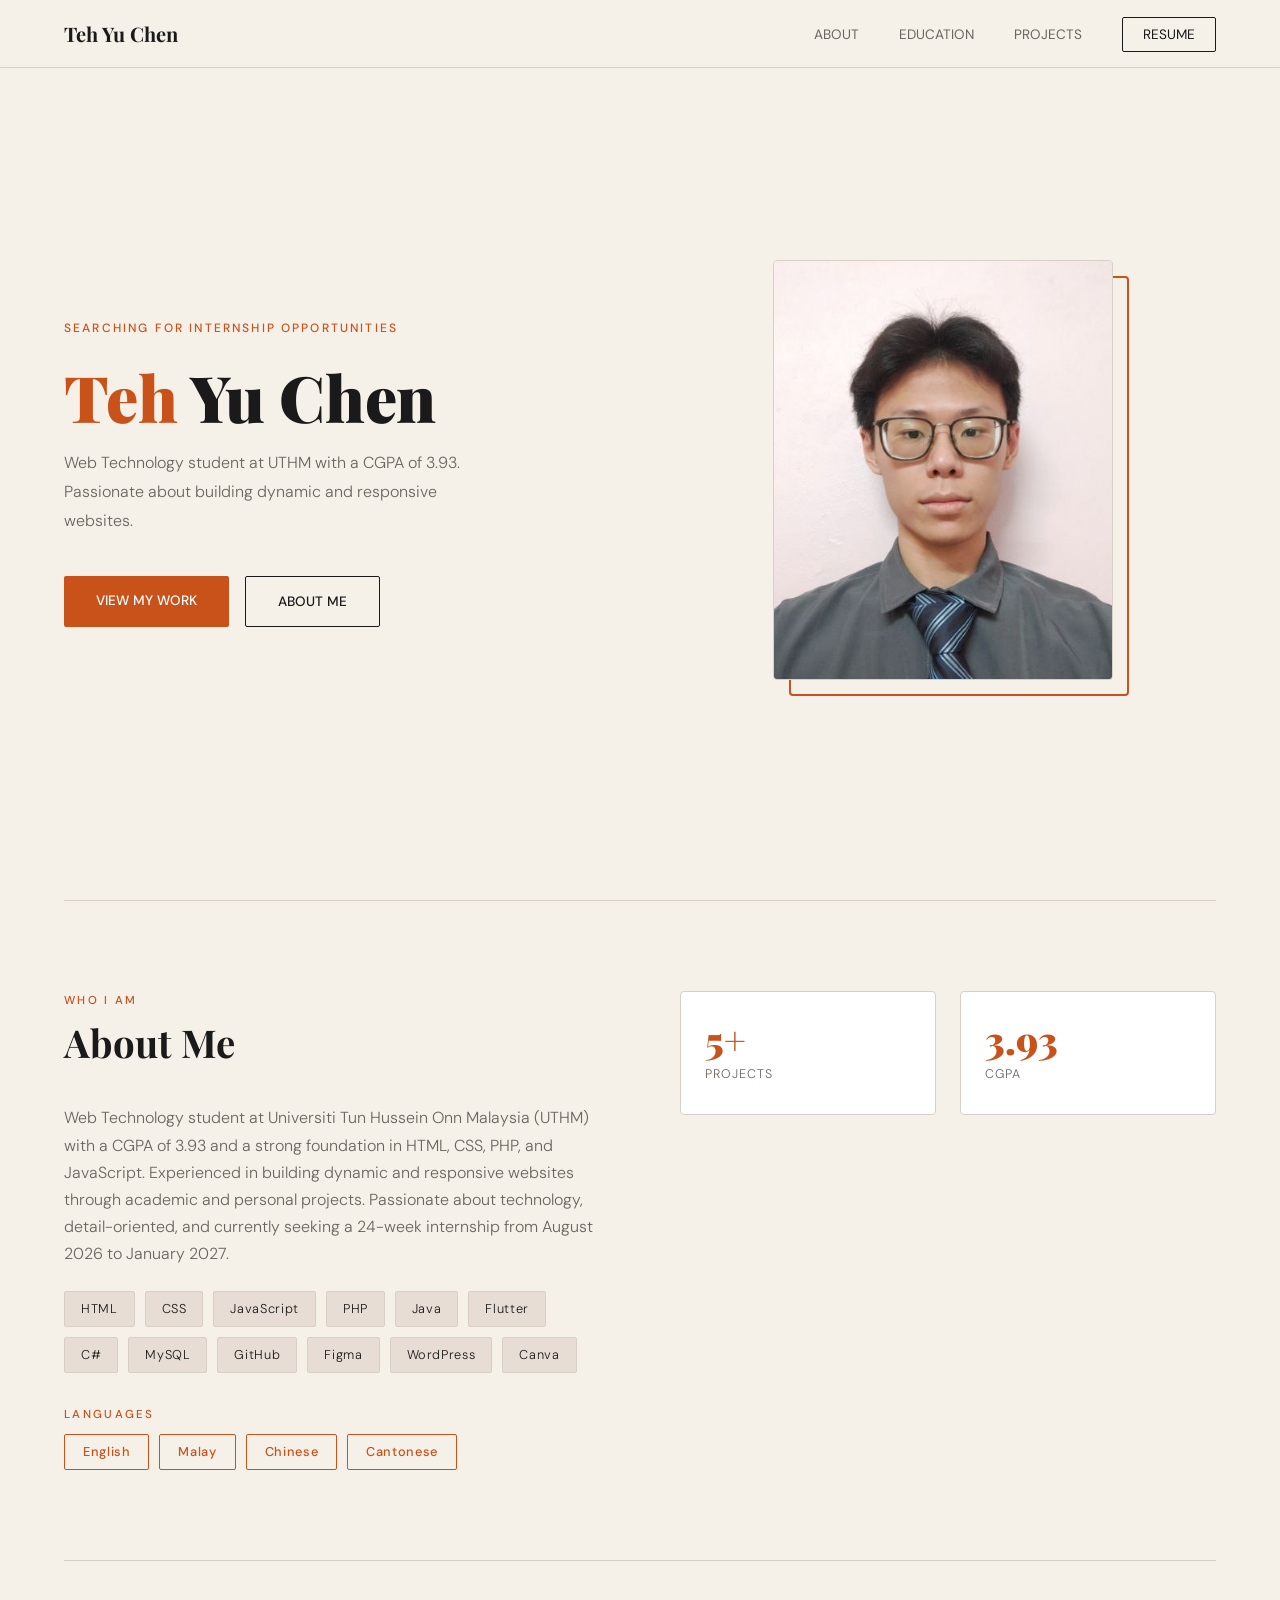
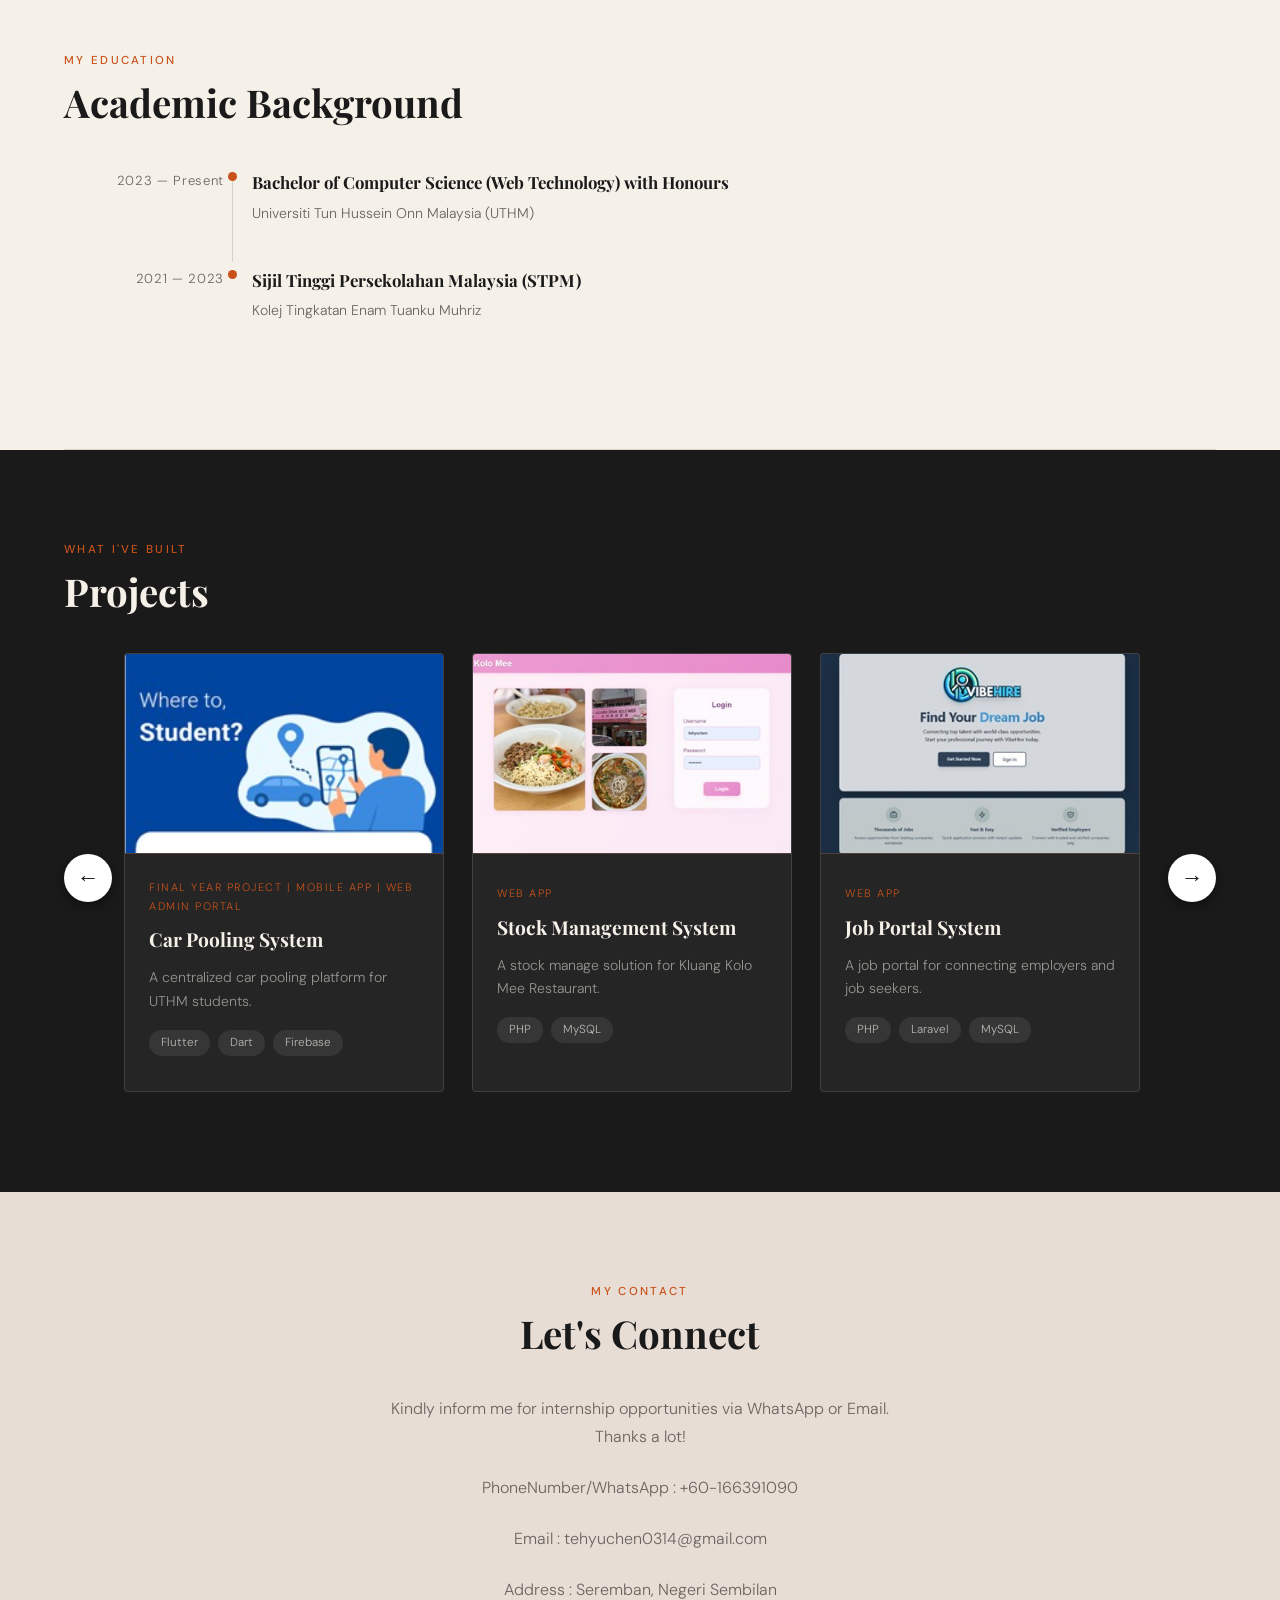
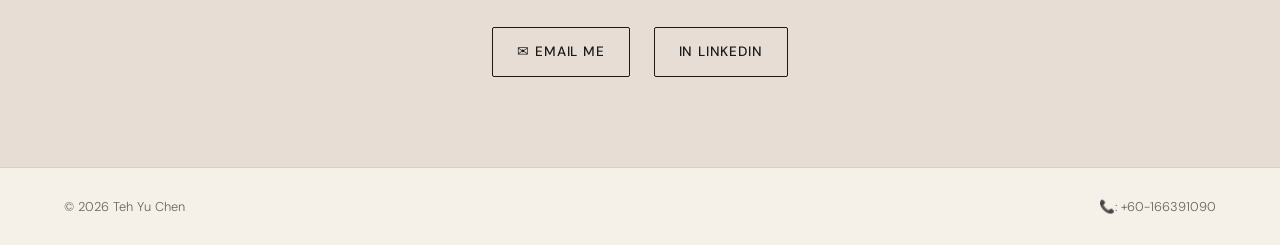
<file: index.html>
<!DOCTYPE html>
<html lang="en">
<head>
  <meta charset="UTF-8" />
  <meta name="viewport" content="width=device-width, initial-scale=1.0"/>
  <title>Teh Yu Chen — Portfolio</title>
  <link href="https://fonts.googleapis.com/css2?family=Playfair+Display:wght@400;700;900&family=DM+Sans:wght@300;400;500&display=swap" rel="stylesheet"/>
  <link rel="stylesheet" href="style.css">
</head>
<body>

<nav>
  <a class="nav-name" href="#hero">Teh Yu Chen</a>
  <ul class="nav-links">
    <li class="hide-mobile"><a href="#about">About</a></li>
    <li class="hide-mobile"><a href="#education">Education</a></li>
    <li class="hide-mobile"><a href="#projects">Projects</a></li>
    <li><a class="btn-resume" href="resume.html">Resume</a></li>
  </ul>
</nav>

<section id="hero">
  <div class="hero-text fade-up">
    <span class="hero-label">Searching for Internship Opportunities</span>
    <h1 class="hero-name"><span>Teh</span> Yu Chen</h1>
    <p class="hero-tagline">Web Technology student at UTHM with a CGPA of 3.93. Passionate about building dynamic and responsive websites.</p>
    <div class="hero-cta">
      <a href="#projects" class="btn-primary">View My Work</a>
      <a href="#about" class="btn-outline">About Me</a>
    </div>
  </div>
  <div class="hero-image-wrap fade-up" style="transition-delay:0.15s">
    <div class="profile-frame">
      <div class="profile-img-placeholder">
        <img id="profileImg" src="image/profilePhoto.jpg" alt="Teh Yu Chen"/>
        <span class="placeholder-icon">🖼</span>
        <span class="placeholder-text">Your Photo Here</span>
      </div>
    </div>
  </div>
</section>

<hr class="divider"/>

<section id="about">
  <div class="fade-up">
    <p class="section-label">Who I Am</p>
    <h2 class="section-title">About Me</h2>
    <div class="about-body">
      <p>Web Technology student at Universiti Tun Hussein Onn Malaysia (UTHM) with a CGPA of 3.93 and a strong foundation in HTML, CSS, PHP, and JavaScript. Experienced in building dynamic and responsive websites through academic and personal projects. Passionate about technology, detail-oriented, and currently seeking a 24-week internship from August 2026 to January 2027.</p>
    </div>
    <div class="skills-grid">
      <span class="skill-tag">HTML</span><span class="skill-tag">CSS</span><span class="skill-tag">JavaScript</span>
      <span class="skill-tag">PHP</span><span class="skill-tag">Java</span><span class="skill-tag">Flutter</span>
      <span class="skill-tag">C#</span><span class="skill-tag">MySQL</span><span class="skill-tag">GitHub</span>
      <span class="skill-tag">Figma</span><span class="skill-tag">WordPress</span><span class="skill-tag">Canva</span>
    </div>

    <div class="lang-section">
      <p class="section-label" style="margin-top: 2rem;">Languages</p>
      <div class="lang-grid">
        <span class="lang-tag">English</span>
        <span class="lang-tag">Malay</span>
        <span class="lang-tag">Chinese</span>
        <span class="lang-tag">Cantonese</span>
      </div>
    </div>

  </div>
  <div class="fade-up" style="transition-delay:0.12s">
    <div class="about-stats">
      <div class="stat-box"><div class="stat-number">5+</div><div class="stat-label">Projects</div></div>
      <div class="stat-box"><div class="stat-number">3.93</div><div class="stat-label">CGPA</div></div>
    </div>
  </div>
</section>

<hr class="divider"/>

<section id="education">
  <p class="section-label">My Education</p>
  <h2 class="section-title">Academic Background</h2>
  <div class="edu-timeline">

    <div class="edu-item fade-up">
      <div class="edu-year">2023 — Present</div>
      <div class="edu-dot"></div>
      <div class="edu-content">
        <div class="edu-degree">Bachelor of Computer Science (Web Technology) with Honours</div>
        <div class="edu-school">Universiti Tun Hussein Onn Malaysia (UTHM)</div>
      </div>
    </div>

    <div class="edu-item fade-up" style="transition-delay:0.1s">
      <div class="edu-year">2021 — 2023</div>
      <div class="edu-dot"></div>
      <div class="edu-content">
        <div class="edu-degree">Sijil Tinggi Persekolahan Malaysia (STPM)</div>
        <div class="edu-school">Kolej Tingkatan Enam Tuanku Muhriz</div>
      </div>
    </div>

  </div>
</section>

<hr class="divider"/>

<section id="projects">
  <p class="section-label">What I've Built</p>
  <h2 class="section-title">Projects</h2>

  <div class="carousel-container">
    
    <button class="carousel-btn left-btn" id="slideLeft" aria-label="Scroll left">←</button>
    
    <div class="projects-grid" id="projectsSlider">
      
      <div class="project-card fade-up">
        <a href="project-secureride.html" class="project-card-link">
          <div class="project-screenshot">
            <img src="image/secure_ride_profile.jpg" alt="Project 1"/>
            <span class="screenshot-placeholder-icon">🖥</span>
            <span class="screenshot-placeholder-text">Screenshot Here</span>
          </div>
          <div class="project-info">
            <span class="project-tag">Final Year Project   | Mobile App  | Web Admin Portal</span>
            <h3 class="project-title">Car Pooling System</h3>
            <p class="project-desc">A centralized car pooling platform for UTHM students.</p>
            <div class="project-tech">
              <span class="tech-pill">Flutter</span><span class="tech-pill">Dart</span><span class="tech-pill">Firebase</span>
            </div>
          </div>
        </a>
      </div>

      <div class="project-card fade-up">
        <a href="project-stock.html" class="project-card-link">
          <div class="project-screenshot">
            <img src="image/stock_management_system_profile.jpg" alt="Project 2"/>
            <span class="screenshot-placeholder-icon">🖥</span>
            <span class="screenshot-placeholder-text">Screenshot Here</span>
          </div>
          <div class="project-info">
            <span class="project-tag">Web App</span>
            <h3 class="project-title">Stock Management System</h3>
            <p class="project-desc">A stock manage solution for Kluang Kolo Mee Restaurant.</p>
            <div class="project-tech">
              <span class="tech-pill">PHP</span><span class="tech-pill">MySQL</span>
            </div>
          </div>
        </a>
      </div>

      <div class="project-card fade-up">
        <a href="project-vibehire.html" class="project-card-link">
          <div class="project-screenshot">
            <img src="image/vibeHire_profile.jpg" alt="Project 3"/>
            <span class="screenshot-placeholder-icon">🖥</span>
            <span class="screenshot-placeholder-text">Screenshot Here</span>
          </div>
          <div class="project-info">
            <span class="project-tag">Web App</span>
            <h3 class="project-title">Job Portal System</h3>
            <p class="project-desc">A job portal for connecting employers and job seekers.</p>
            <div class="project-tech">
              <span class="tech-pill">PHP</span><span class="tech-pill">Laravel</span><span class="tech-pill">MySQL</span>
            </div>
          </div>
        </a>
      </div>

      <div class="project-card fade-up">
        <a href="project-recipe.html" class="project-card-link">
          <div class="project-screenshot">
            <img src="image/forknpen_profile.jpg" alt="Project 4"/>
            <span class="screenshot-placeholder-icon">🖥</span>
            <span class="screenshot-placeholder-text">Screenshot Here</span>
          </div>
          <div class="project-info">
            <span class="project-tag">Web App</span>
            <h3 class="project-title">Recipe Sharing Platform</h3>
            <p class="project-desc">A platform for sharing and discovering new recipes.</p>
            <div class="project-tech">
              <span class="tech-pill">C#</span><span class="tech-pill">.NET MVC</span>
            </div>
          </div>
        </a>
      </div>

      <div class="project-card fade-up">
        <a href="project-ppki.html" class="project-card-link">
          <div class="project-screenshot">
            <img src="image/ppki_profile.jpg" alt="Project 5"/>
            <span class="screenshot-placeholder-icon">🖥</span>
            <span class="screenshot-placeholder-text">Screenshot Here</span>
          </div>
          <div class="project-info">
            <span class="project-tag">Mobile App</span>
            <h3 class="project-title">MarketPlace Application</h3>
            <p class="project-desc">A mobile e-commerce application to empower students in the PPKI to sell their products digitally.</p>
            <div class="project-tech">
              <span class="tech-pill">Flutter</span><span class="tech-pill">Dart</span><span class="tech-pill">Firebase</span>
            </div>
          </div>
        </a>
      </div>
      
    </div>

    <button class="carousel-btn right-btn" id="slideRight" aria-label="Scroll right">→</button>
    
  </div>
</section>

<section id="contact">
  <div class="fade-up">
    <p class="section-label">My Contact</p>
    <h2 class="section-title">Let's Connect</h2>
    <p class="contact-intro">Kindly inform me for internship opportunities via WhatsApp or Email. Thanks a lot!</p>
    <p class="contact-intro">PhoneNumber/WhatsApp : +60-166391090</p>
    <p class="contact-intro">Email : tehyuchen0314@gmail.com</p>
    <p class="contact-intro">Address : Seremban, Negeri Sembilan</p>
    <div class="contact-links">
      <a class="contact-link" href="mailto:tehyuchen0314@gmail.com">✉ Email Me</a>
      <a class="contact-link" href="https://www.linkedin.com/in/teh-yu-chen-b32431322" target="_blank">in LinkedIn</a>
    </div>
  </div>
</section>

<footer>
  <span>© 2026 Teh Yu Chen</span>
  <span>📞: +60-166391090</span>
</footer>

<script src="script.js"></script>
</body>
</html>
</file>
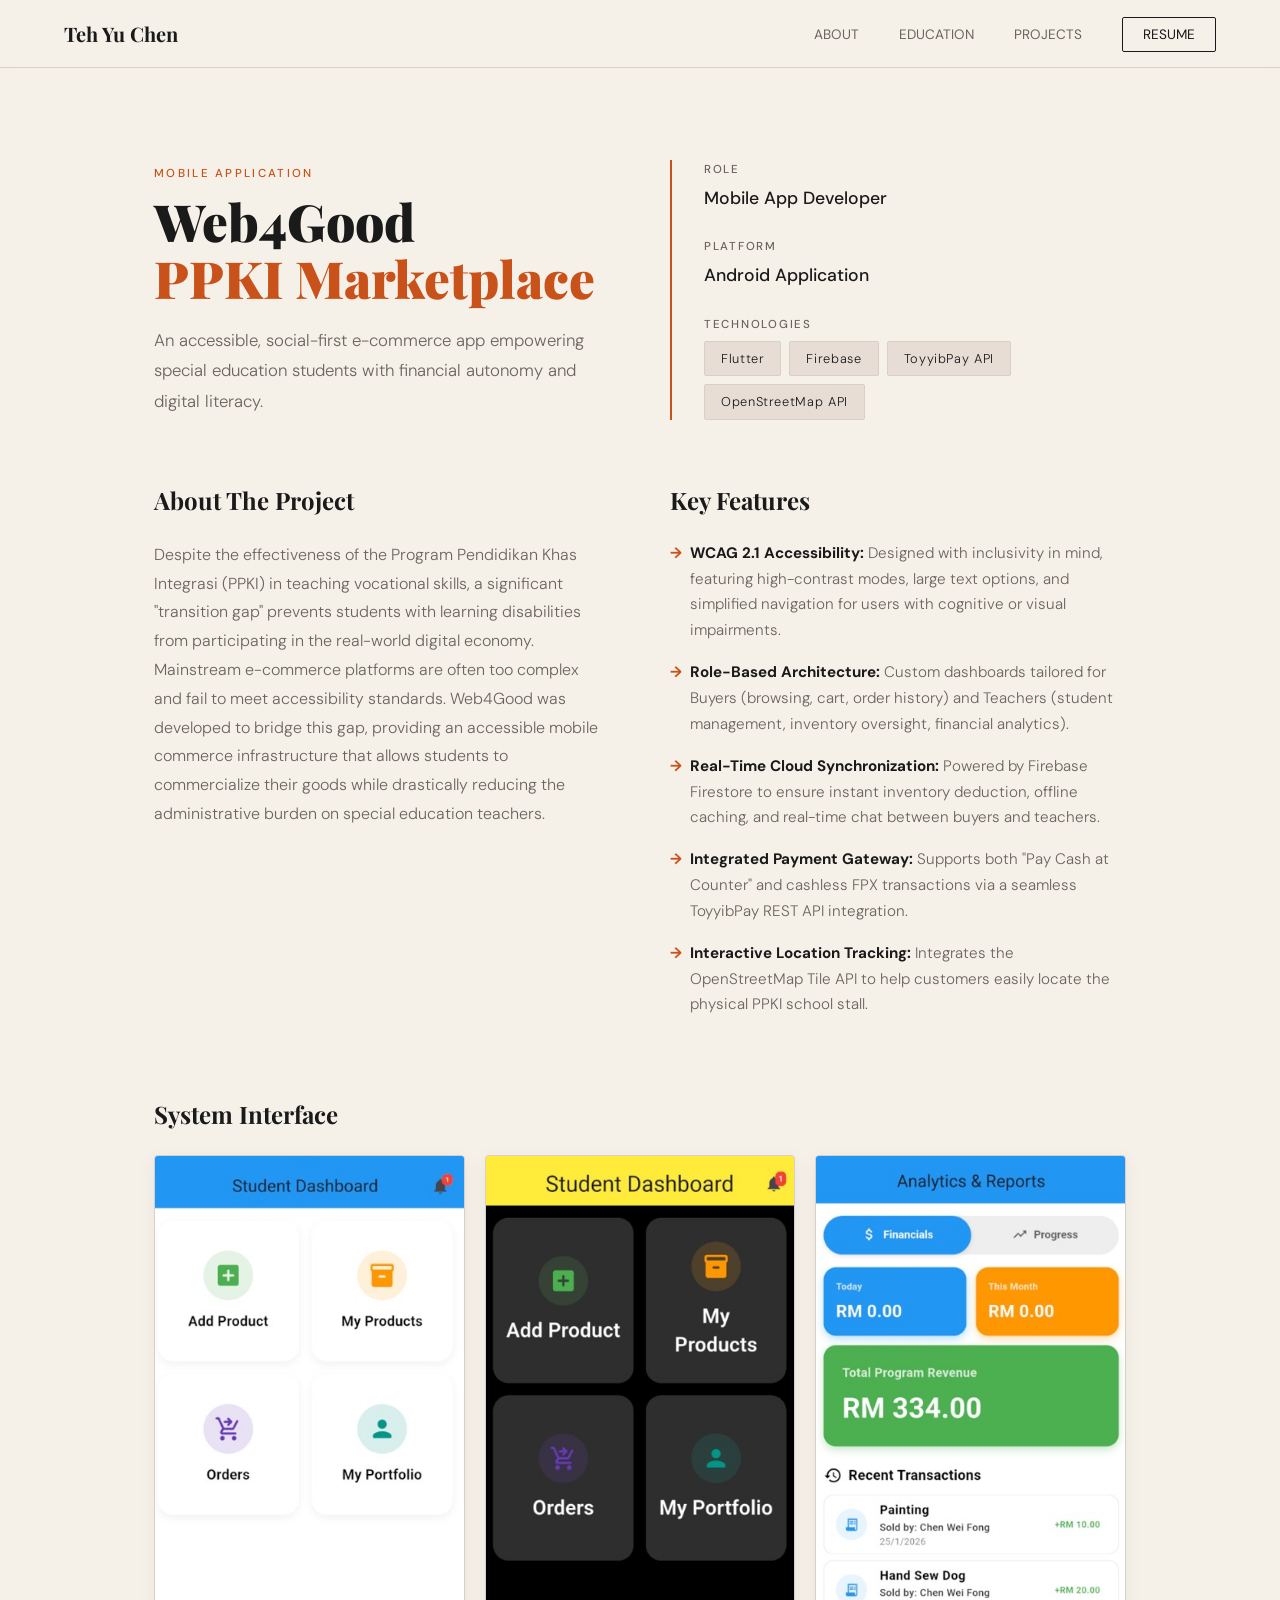
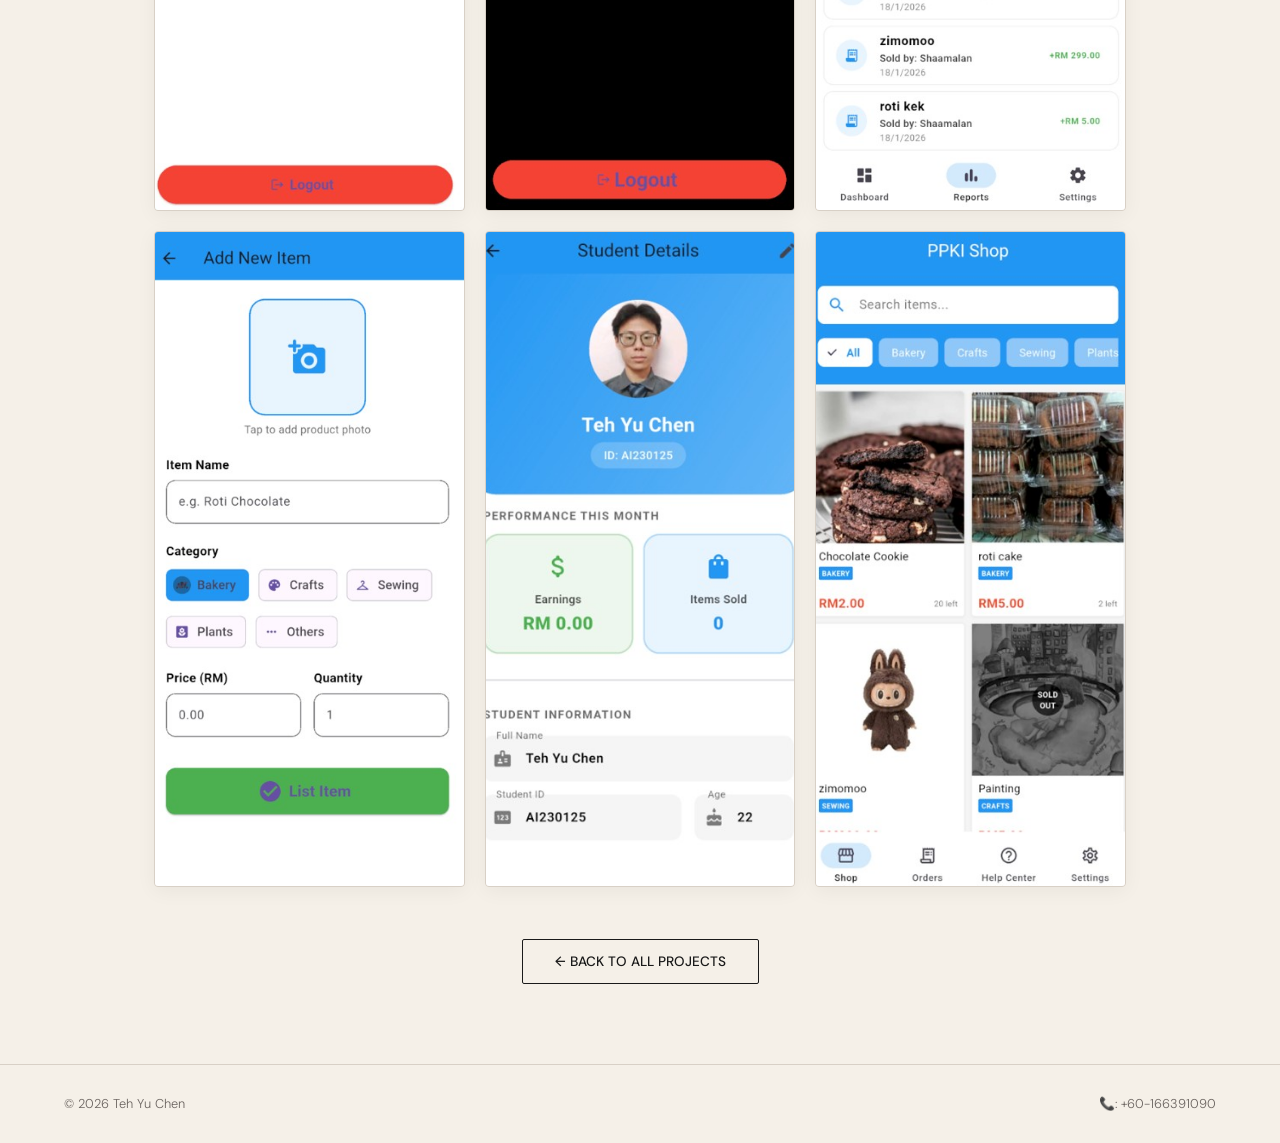
<file: project-ppki.html>
<!DOCTYPE html>
<html lang="en">
<head>
  <meta charset="UTF-8" />
  <meta name="viewport" content="width=device-width, initial-scale=1.0"/>
  <title>Web4Good PPKI Marketplace — Teh Yu Chen</title>
  <link href="https://fonts.googleapis.com/css2?family=Playfair+Display:wght@400;700;900&family=DM+Sans:wght@300;400;500&display=swap" rel="stylesheet"/>
  <link rel="stylesheet" href="style.css">
</head>
<body>

<nav>
  <a class="nav-name" href="index.html">Teh Yu Chen</a>
  <ul class="nav-links">
    <li class="hide-mobile"><a href="index.html#about">About</a></li>
    <li class="hide-mobile"><a href="index.html#education">Education</a></li>
    <li class="hide-mobile"><a href="index.html#projects">Projects</a></li>
    <li><a class="btn-resume" href="resume.html">Resume</a></li>
  </ul>
</nav>

<section class="project-header-split fade-up">
  
  <div class="ph-left">
    <p class="section-label">Mobile Application</p>
    <h1>Web4Good<br/><span>PPKI Marketplace</span></h1>
    <p class="project-subtitle">An accessible, social-first e-commerce app empowering special education students with financial autonomy and digital literacy.</p>
  </div>

  <div class="ph-right">
    <div class="meta-list">
      <div class="meta-item">
        <span class="meta-label">Role</span>
        <span class="meta-value">Mobile App Developer</span>
      </div>
      <div class="meta-item">
        <span class="meta-label">Platform</span>
        <span class="meta-value">Android Application</span>
      </div>
      <div class="meta-item">
        <span class="meta-label">Technologies</span>
        <div class="meta-tech-list">
          <span class="skill-tag">Flutter</span>
          <span class="skill-tag">Firebase</span>
          <span class="skill-tag">ToyyibPay API</span>
          <span class="skill-tag">OpenStreetMap API</span>
        </div>
      </div>
    </div>
  </div>

</section>

<section class="project-details fade-up" style="transition-delay: 0.1s;">
  
  <div class="project-overview">
    <div class="overview-text">
      <h3>About The Project</h3>
      <p>Despite the effectiveness of the Program Pendidikan Khas Integrasi (PPKI) in teaching vocational skills, a significant "transition gap" prevents students with learning disabilities from participating in the real-world digital economy. Mainstream e-commerce platforms are often too complex and fail to meet accessibility standards. Web4Good was developed to bridge this gap, providing an accessible mobile commerce infrastructure that allows students to commercialize their goods while drastically reducing the administrative burden on special education teachers.</p>
    </div>
    
    <div class="overview-features">
      <h3>Key Features</h3>
      <ul class="feature-list">
        <li><strong>WCAG 2.1 Accessibility:</strong> Designed with inclusivity in mind, featuring high-contrast modes, large text options, and simplified navigation for users with cognitive or visual impairments.</li>
        <li><strong>Role-Based Architecture:</strong> Custom dashboards tailored for Buyers (browsing, cart, order history) and Teachers (student management, inventory oversight, financial analytics).</li>
        <li><strong>Real-Time Cloud Synchronization:</strong> Powered by Firebase Firestore to ensure instant inventory deduction, offline caching, and real-time chat between buyers and teachers.</li>
        <li><strong>Integrated Payment Gateway:</strong> Supports both "Pay Cash at Counter" and cashless FPX transactions via a seamless ToyyibPay REST API integration.</li>
        <li><strong>Interactive Location Tracking:</strong> Integrates the OpenStreetMap Tile API to help customers easily locate the physical PPKI school stall.</li>
      </ul>
    </div>
  </div>

  <div class="gallery-section">
    <h3>System Interface</h3>
    <div class="mobile-gallery">
      <div class="screenshot-box mobile-shot"><img src="image/ppki1.jpg" alt="PPKI App Interface 1"></div>
      <div class="screenshot-box mobile-shot"><img src="image/ppki2.jpg" alt="PPKI App Interface 2"></div>
      <div class="screenshot-box mobile-shot"><img src="image/ppki3.jpg" alt="PPKI App Interface 3"></div>
      <div class="screenshot-box mobile-shot"><img src="image/ppki4.jpg" alt="PPKI App Interface 4"></div>
      <div class="screenshot-box mobile-shot"><img src="image/ppki5.jpg" alt="PPKI App Interface 5"></div>
      <div class="screenshot-box mobile-shot"><img src="image/ppki6.jpg" alt="PPKI App Interface 6"></div>
    </div>
  </div>

  <div style="text-align: center; margin-top: 60px;">
    <a href="index.html#projects" class="btn-outline">← Back to All Projects</a>
  </div>

</section>

<footer>
  <span>© 2026 Teh Yu Chen</span>
  <span>📞: +60-166391090</span>
</footer>

<script src="script.js"></script>

</body>
</html>
</file>
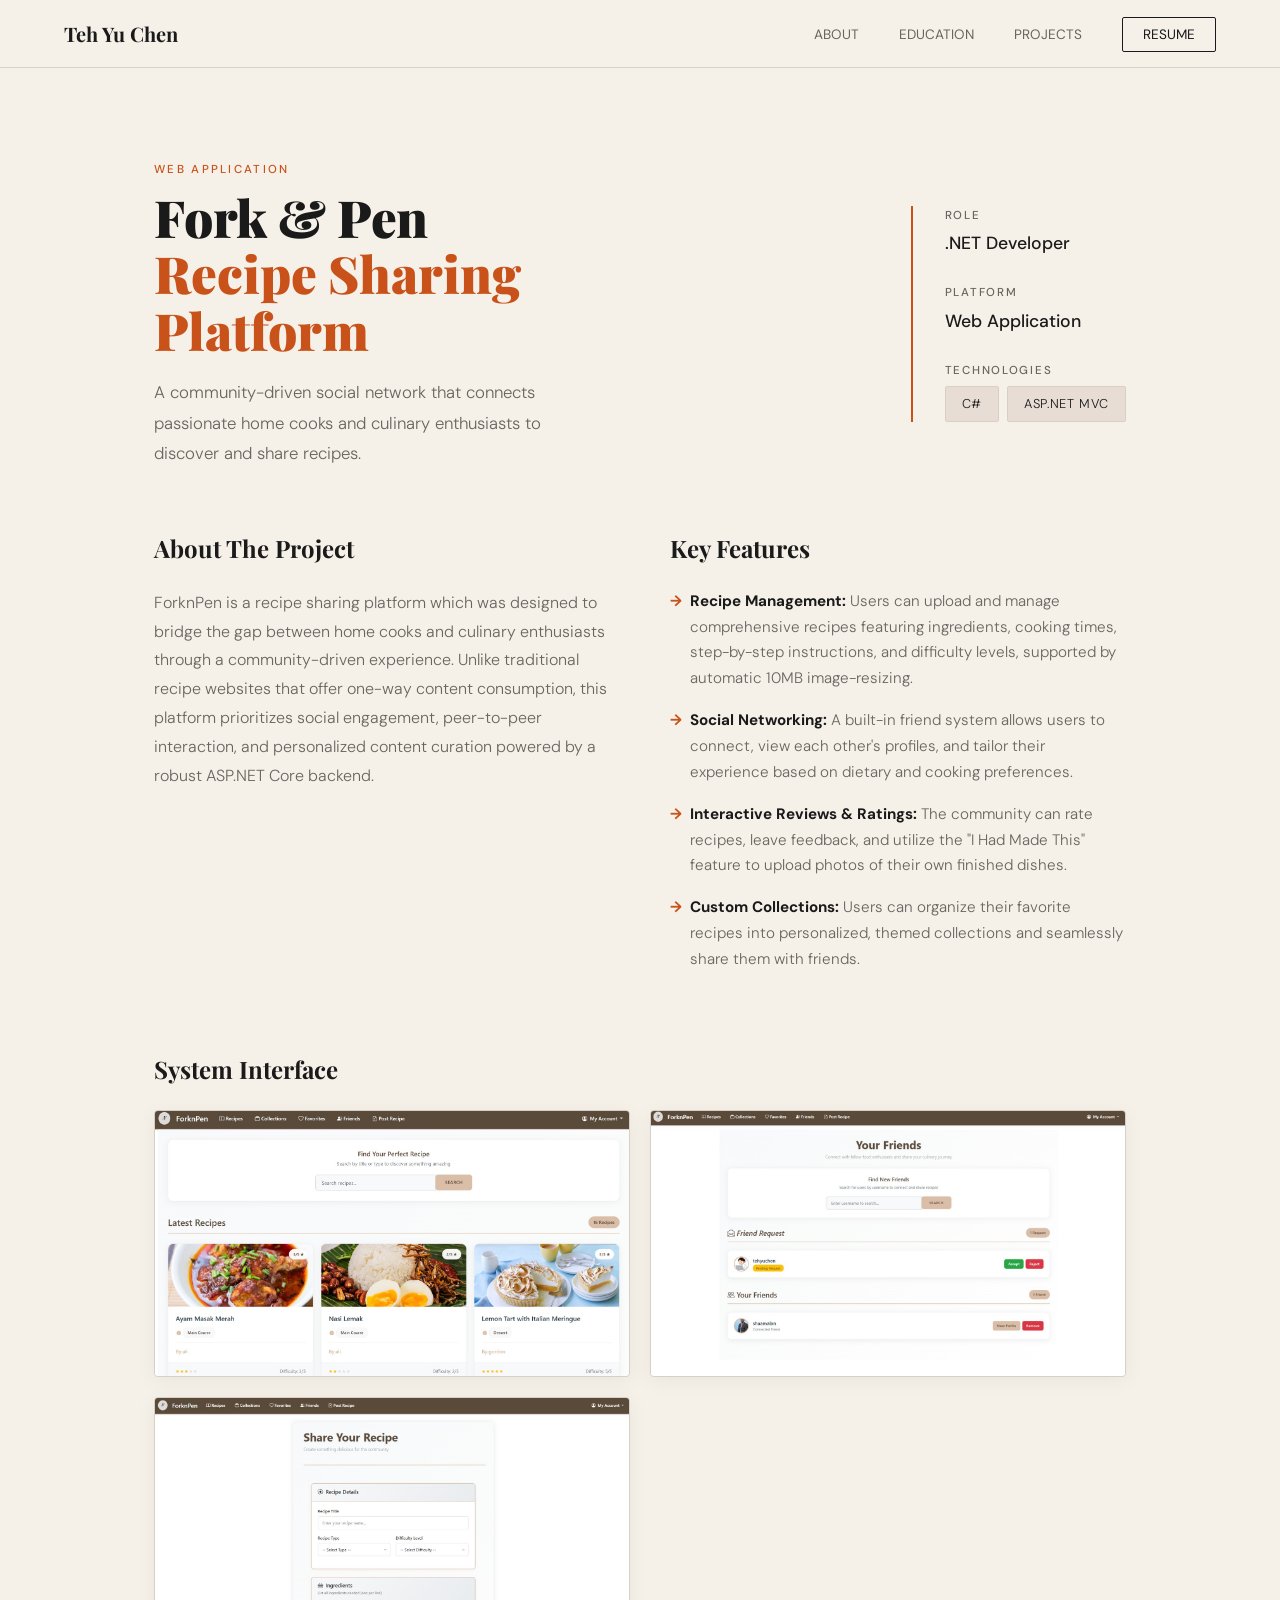
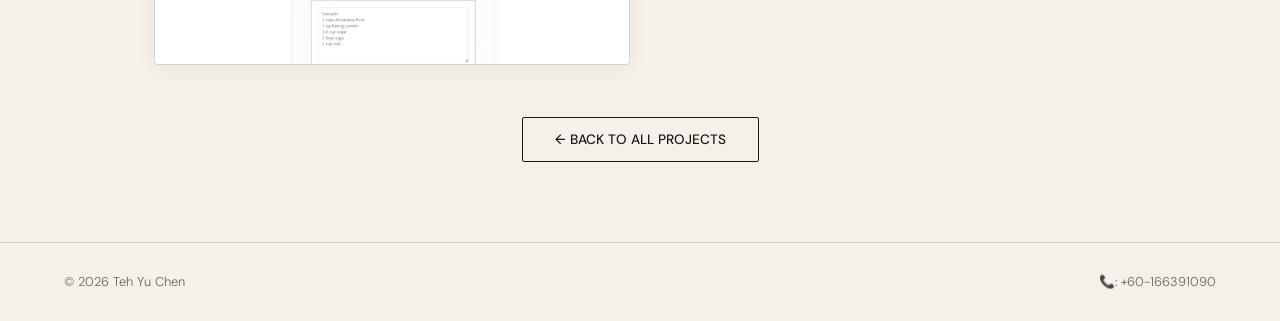
<file: project-recipe.html>
<!DOCTYPE html>
<html lang="en">
<head>
  <meta charset="UTF-8" />
  <meta name="viewport" content="width=device-width, initial-scale=1.0"/>
  <title>Fork & Pen — Teh Yu Chen</title>
  <link href="https://fonts.googleapis.com/css2?family=Playfair+Display:wght@400;700;900&family=DM+Sans:wght@300;400;500&display=swap" rel="stylesheet"/>
  <link rel="stylesheet" href="style.css">
</head>
<body>

<nav>
  <a class="nav-name" href="index.html">Teh Yu Chen</a>
  <ul class="nav-links">
    <li class="hide-mobile"><a href="index.html#about">About</a></li>
    <li class="hide-mobile"><a href="index.html#education">Education</a></li>
    <li class="hide-mobile"><a href="index.html#projects">Projects</a></li>
    <li><a class="btn-resume" href="resume.html">Resume</a></li>
  </ul>
</nav>

<section class="project-header-split fade-up">
  
  <div class="ph-left">
    <p class="section-label">Web Application</p>
    <h1>Fork & Pen<br/><span>Recipe Sharing Platform</span></h1>
    <p class="project-subtitle">A community-driven social network that connects passionate home cooks and culinary enthusiasts to discover and share recipes.</p>
  </div>

  <div class="ph-right">
    <div class="meta-list">
      <div class="meta-item">
        <span class="meta-label">Role</span>
        <span class="meta-value">.NET Developer</span>
      </div>
      <div class="meta-item">
        <span class="meta-label">Platform</span>
        <span class="meta-value">Web Application</span>
      </div>
      <div class="meta-item">
        <span class="meta-label">Technologies</span>
        <div class="meta-tech-list">
          <span class="skill-tag">C#</span>
          <span class="skill-tag">ASP.NET MVC</span>
        </div>
      </div>
    </div>
  </div>

</section>

<section class="project-details fade-up" style="transition-delay: 0.1s;">
  
  <div class="project-overview">
    <div class="overview-text">
      <h3>About The Project</h3>
      <p>ForknPen is a recipe sharing platform which was designed to bridge the gap between home cooks and culinary enthusiasts through a community-driven experience. Unlike traditional recipe websites that offer one-way content consumption, this platform prioritizes social engagement, peer-to-peer interaction, and personalized content curation powered by a robust ASP.NET Core backend.</p>
    </div>
    
    <div class="overview-features">
      <h3>Key Features</h3>
      <ul class="feature-list">
        <li><strong>Recipe Management:</strong> Users can upload and manage comprehensive recipes featuring ingredients, cooking times, step-by-step instructions, and difficulty levels, supported by automatic 10MB image-resizing.</li>
        <li><strong>Social Networking:</strong> A built-in friend system allows users to connect, view each other's profiles, and tailor their experience based on dietary and cooking preferences.</li>
        <li><strong>Interactive Reviews & Ratings:</strong> The community can rate recipes, leave feedback, and utilize the "I Had Made This" feature to upload photos of their own finished dishes.</li>
        <li><strong>Custom Collections:</strong> Users can organize their favorite recipes into personalized, themed collections and seamlessly share them with friends.</li>
      </ul>
    </div>
  </div>

  <div class="gallery-section">
    <h3>System Interface</h3>
    <div class="web-gallery">
      <div class="screenshot-box web-shot"><img src="image/forknpen1.jpg" alt="Fork & Pen Interface 1"></div>
      <div class="screenshot-box web-shot"><img src="image/forknpen2.jpg" alt="Fork & Pen Interface 2"></div>
      <div class="screenshot-box web-shot"><img src="image/forknpen3.jpg" alt="Fork & Pen Interface 3"></div>
    </div>
  </div>

  <div style="text-align: center; margin-top: 60px;">
    <a href="index.html#projects" class="btn-outline">← Back to All Projects</a>
  </div>

</section>

<footer>
  <span>© 2026 Teh Yu Chen</span>
  <span>📞: +60-166391090</span>
</footer>

<script src="script.js"></script>

</body>
</html>
</file>
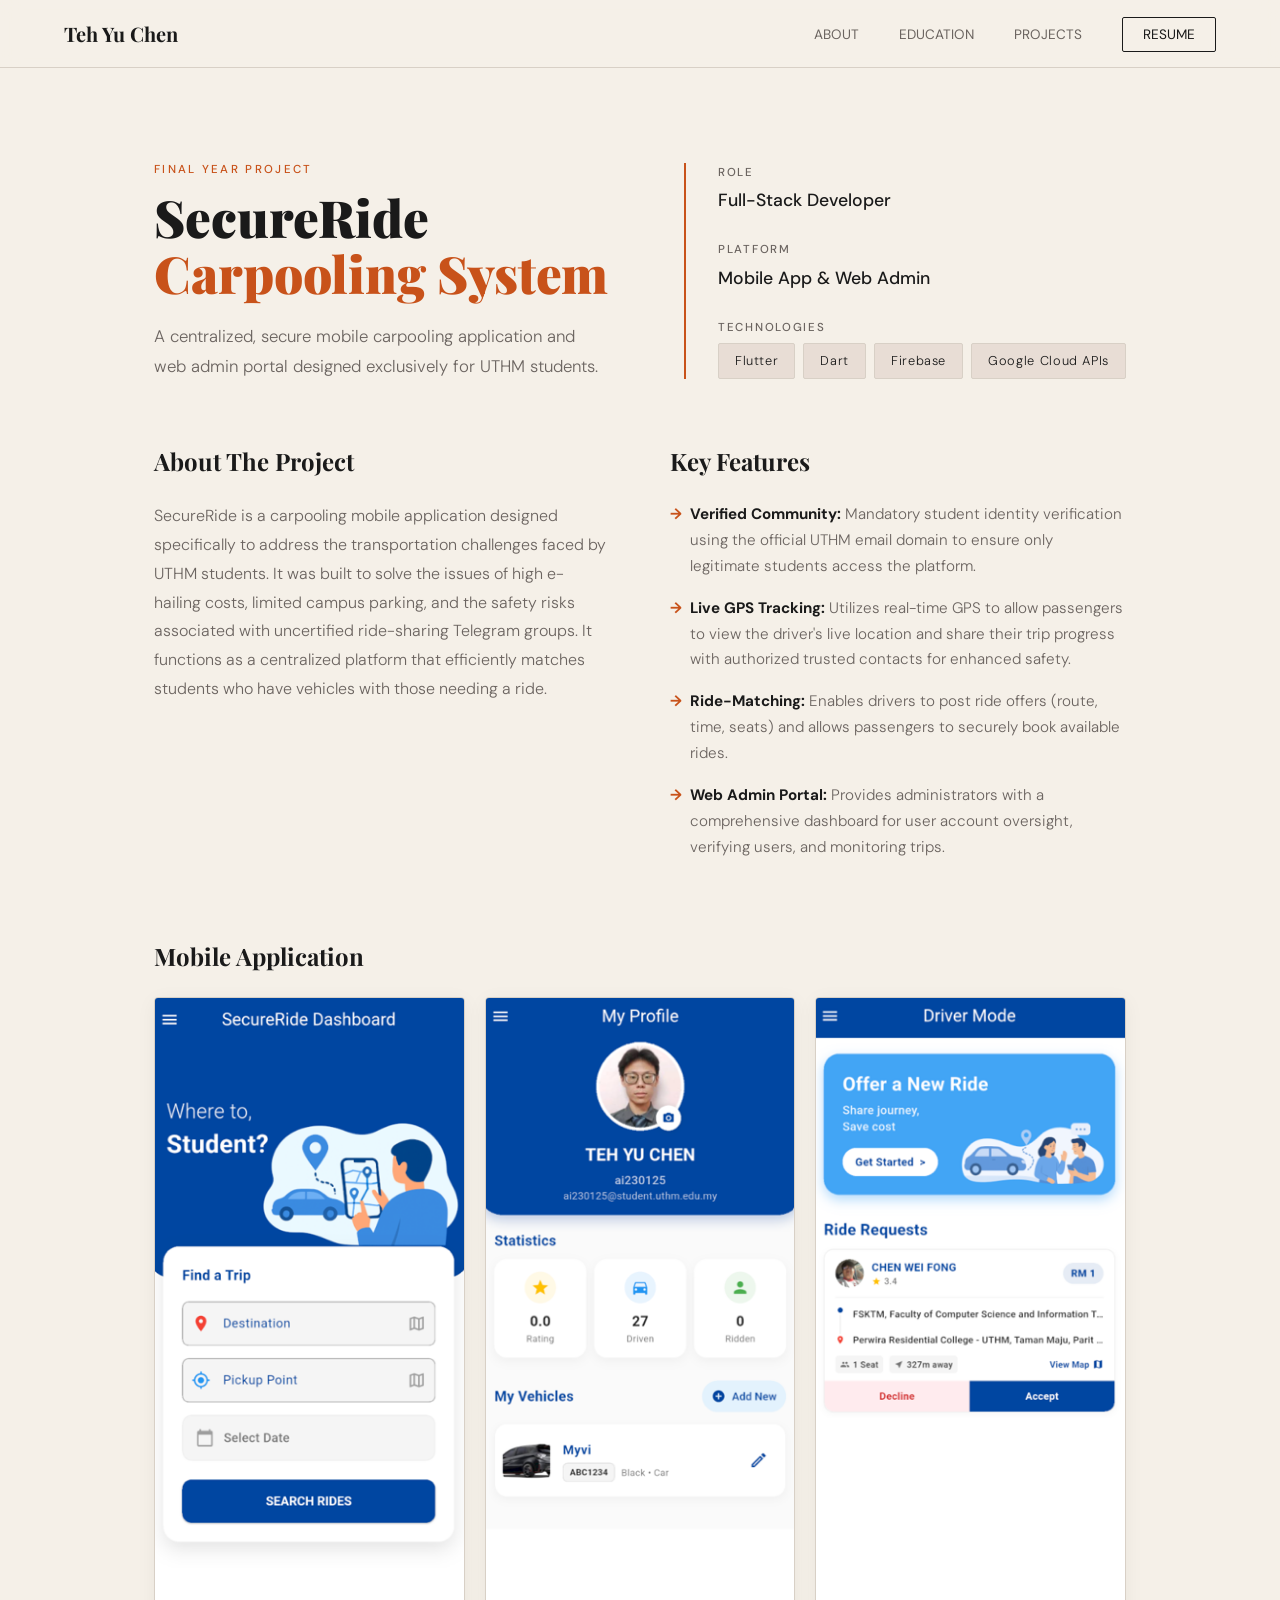
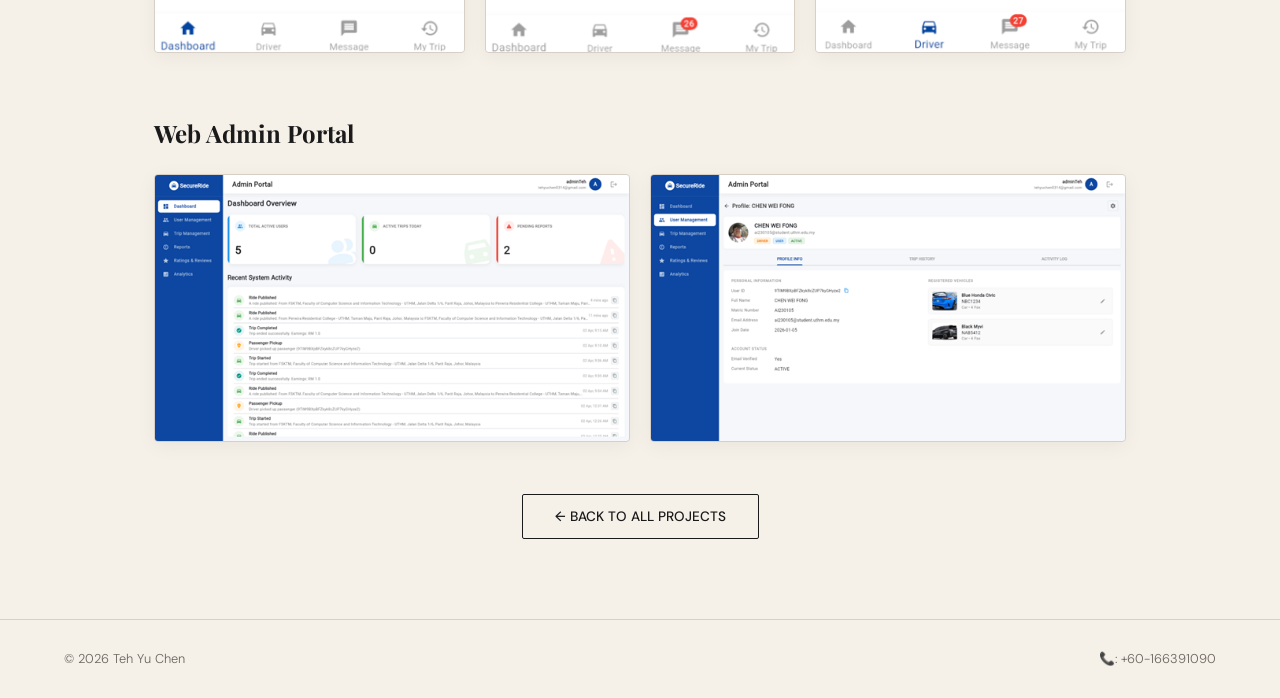
<file: project-secureride.html>
<!DOCTYPE html>
<html lang="en">
<head>
  <meta charset="UTF-8" />
  <meta name="viewport" content="width=device-width, initial-scale=1.0"/>
  <title>SecureRide Carpooling — Teh Yu Chen</title>
  <link href="https://fonts.googleapis.com/css2?family=Playfair+Display:wght@400;700;900&family=DM+Sans:wght@300;400;500&display=swap" rel="stylesheet"/>
  <link rel="stylesheet" href="style.css">
</head>
<body>

<nav>
  <a class="nav-name" href="index.html">Teh Yu Chen</a>
  <ul class="nav-links">
    <li class="hide-mobile"><a href="index.html#about">About</a></li>
    <li class="hide-mobile"><a href="index.html#education">Education</a></li>
    <li class="hide-mobile"><a href="index.html#projects">Projects</a></li>
    <li><a class="btn-resume" href="resume.html">Resume</a></li>
  </ul>
</nav>

<section class="project-header-split fade-up">
  
  <div class="ph-left">
    <p class="section-label">Final Year Project</p>
    <h1>SecureRide<br/><span>Carpooling System</span></h1>
    <p class="project-subtitle">A centralized, secure mobile carpooling application and web admin portal designed exclusively for UTHM students.</p>
  </div>

  <div class="ph-right">
    <div class="meta-list">
      <div class="meta-item">
        <span class="meta-label">Role</span>
        <span class="meta-value">Full-Stack Developer</span>
      </div>
      <div class="meta-item">
        <span class="meta-label">Platform</span>
        <span class="meta-value">Mobile App & Web Admin</span>
      </div>
      <div class="meta-item">
        <span class="meta-label">Technologies</span>
        <div class="meta-tech-list">
          <span class="skill-tag">Flutter</span>
          <span class="skill-tag">Dart</span>
          <span class="skill-tag">Firebase</span>
          <span class="skill-tag">Google Cloud APIs</span>
        </div>
      </div>
    </div>
  </div>

</section>

<section class="project-details fade-up" style="transition-delay: 0.1s;">
  
  <div class="project-overview">
    <div class="overview-text">
      <h3>About The Project</h3>
      <p>SecureRide is a carpooling mobile application designed specifically to address the transportation challenges faced by UTHM students. It was built to solve the issues of high e-hailing costs, limited campus parking, and the safety risks associated with uncertified ride-sharing Telegram groups. It functions as a centralized platform that efficiently matches students who have vehicles with those needing a ride.</p>
    </div>
    
    <div class="overview-features">
      <h3>Key Features</h3>
      <ul class="feature-list">
        <li><strong>Verified Community:</strong> Mandatory student identity verification using the official UTHM email domain to ensure only legitimate students access the platform.</li>
        <li><strong>Live GPS Tracking:</strong> Utilizes real-time GPS to allow passengers to view the driver's live location and share their trip progress with authorized trusted contacts for enhanced safety.</li>
        <li><strong>Ride-Matching:</strong> Enables drivers to post ride offers (route, time, seats) and allows passengers to securely book available rides.</li>
        <li><strong>Web Admin Portal:</strong> Provides administrators with a comprehensive dashboard for user account oversight, verifying users, and monitoring trips.</li>
      </ul>
    </div>
  </div>

  <div class="gallery-section">
    <h3>Mobile Application</h3>
    <div class="mobile-gallery">
      <div class="screenshot-box mobile-shot"><img src="image/secure_ride_mobile1.png" alt="Mobile Screen 1"></div>
      <div class="screenshot-box mobile-shot"><img src="image/secure_ride_mobile2.png" alt="Mobile Screen 2"></div>
      <div class="screenshot-box mobile-shot"><img src="image/secure_ride_mobile3.png" alt="Mobile Screen 3"></div>
    </div>
  </div>

  <div class="gallery-section">
    <h3>Web Admin Portal</h3>
    <div class="web-gallery">
      <div class="screenshot-box web-shot"><img src="image/secure_ride_admin1.png" alt="Admin Portal 1"></div>
      <div class="screenshot-box web-shot"><img src="image/secure_ride_admin2.png" alt="Admin Portal 2"></div>
    </div>
  </div>

  <div style="text-align: center; margin-top: 60px;">
    <a href="index.html#projects" class="btn-outline">← Back to All Projects</a>
  </div>

</section>

<footer>
  <span>© 2026 Teh Yu Chen</span>
  <span>📞: +60-166391090</span>
</footer>

<script src="script.js"></script>

</body>
</html>
</file>
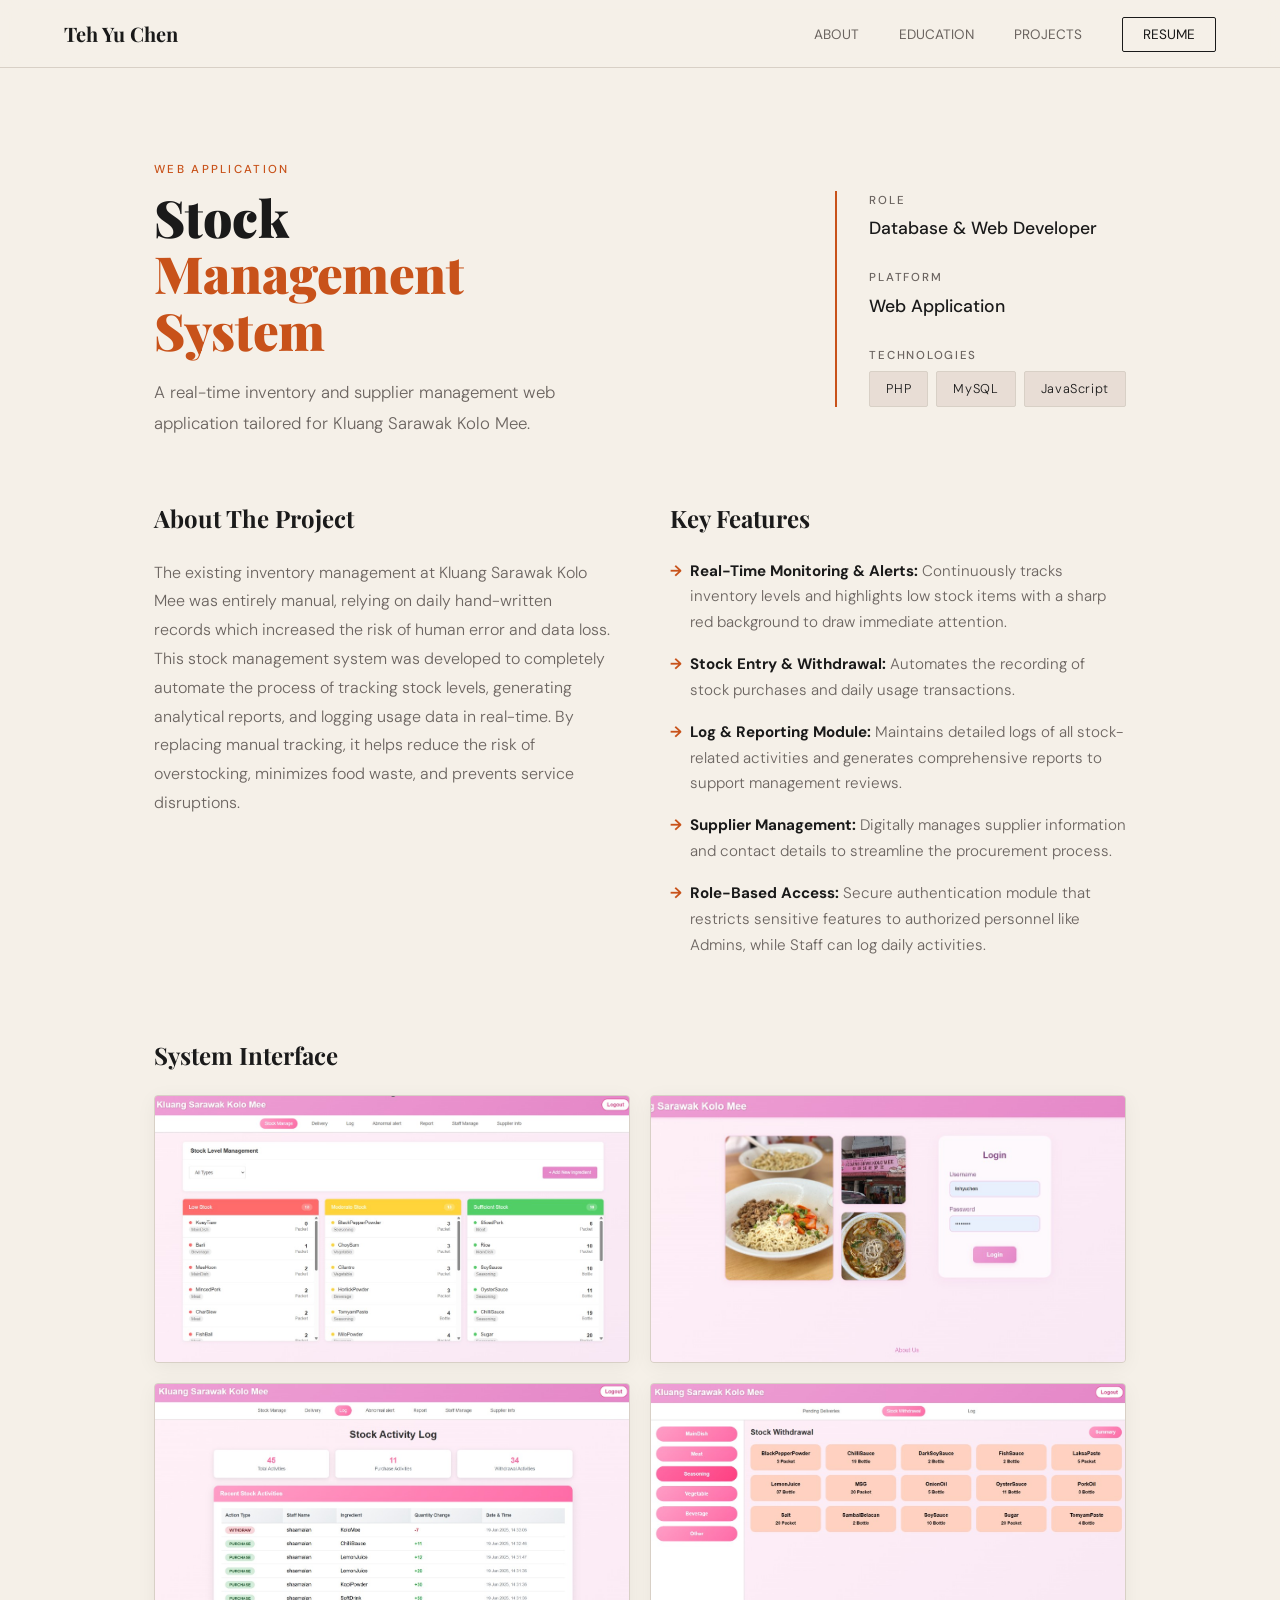
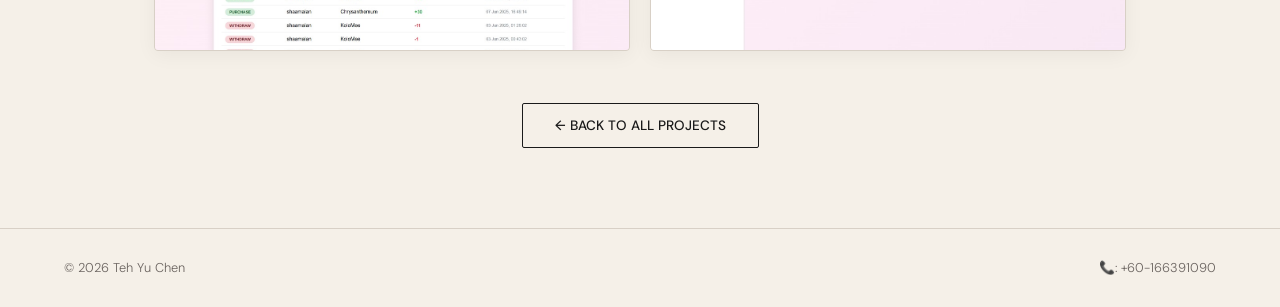
<file: project-stock.html>
<!DOCTYPE html>
<html lang="en">
<head>
  <meta charset="UTF-8" />
  <meta name="viewport" content="width=device-width, initial-scale=1.0"/>
  <title>Stock Management System — Teh Yu Chen</title>
  <link href="https://fonts.googleapis.com/css2?family=Playfair+Display:wght@400;700;900&family=DM+Sans:wght@300;400;500&display=swap" rel="stylesheet"/>
  <link rel="stylesheet" href="style.css">
</head>
<body>

<nav>
  <a class="nav-name" href="index.html">Teh Yu Chen</a>
  <ul class="nav-links">
    <li class="hide-mobile"><a href="index.html#about">About</a></li>
    <li class="hide-mobile"><a href="index.html#education">Education</a></li>
    <li class="hide-mobile"><a href="index.html#projects">Projects</a></li>
    <li><a class="btn-resume" href="resume.html">Resume</a></li>
  </ul>
</nav>

<section class="project-header-split fade-up">
  
  <div class="ph-left">
    <p class="section-label">Web Application</p>
    <h1>Stock<br/><span>Management System</span></h1>
    <p class="project-subtitle">A real-time inventory and supplier management web application tailored for Kluang Sarawak Kolo Mee.</p>
  </div>

  <div class="ph-right">
    <div class="meta-list">
      <div class="meta-item">
        <span class="meta-label">Role</span>
        <span class="meta-value">Database & Web Developer</span>
      </div>
      <div class="meta-item">
        <span class="meta-label">Platform</span>
        <span class="meta-value">Web Application</span>
      </div>
      <div class="meta-item">
        <span class="meta-label">Technologies</span>
        <div class="meta-tech-list">
          <span class="skill-tag">PHP</span>
          <span class="skill-tag">MySQL</span>
          <span class="skill-tag">JavaScript</span>
        </div>
      </div>
    </div>
  </div>

</section>

<section class="project-details fade-up" style="transition-delay: 0.1s;">
  
  <div class="project-overview">
    <div class="overview-text">
      <h3>About The Project</h3>
      <p>The existing inventory management at Kluang Sarawak Kolo Mee was entirely manual, relying on daily hand-written records which increased the risk of human error and data loss. This stock management system was developed to completely automate the process of tracking stock levels, generating analytical reports, and logging usage data in real-time. By replacing manual tracking, it helps reduce the risk of overstocking, minimizes food waste, and prevents service disruptions.</p>
    </div>
    
    <div class="overview-features">
      <h3>Key Features</h3>
      <ul class="feature-list">
        <li><strong>Real-Time Monitoring & Alerts:</strong> Continuously tracks inventory levels and highlights low stock items with a sharp red background to draw immediate attention.</li>
        <li><strong>Stock Entry & Withdrawal:</strong> Automates the recording of stock purchases and daily usage transactions.</li>
        <li><strong>Log & Reporting Module:</strong> Maintains detailed logs of all stock-related activities and generates comprehensive reports to support management reviews.</li>
        <li><strong>Supplier Management:</strong> Digitally manages supplier information and contact details to streamline the procurement process.</li>
        <li><strong>Role-Based Access:</strong> Secure authentication module that restricts sensitive features to authorized personnel like Admins, while Staff can log daily activities.</li>
      </ul>
    </div>
  </div>

  <div class="gallery-section">
    <h3>System Interface</h3>
    <div class="web-gallery">
      <div class="screenshot-box web-shot"><img src="image/stock1.jpg" alt="Stock Management Interface 1"></div>
      <div class="screenshot-box web-shot"><img src="image/stock2.jpg" alt="Stock Management Interface 2"></div>
      <div class="screenshot-box web-shot"><img src="image/stock3.jpg" alt="Stock Management Interface 3"></div>
      <div class="screenshot-box web-shot"><img src="image/stock4.jpg" alt="Stock Management Interface 4"></div>
    </div>
  </div>

  <div style="text-align: center; margin-top: 60px;">
    <a href="index.html#projects" class="btn-outline">← Back to All Projects</a>
  </div>

</section>

<footer>
  <span>© 2026 Teh Yu Chen</span>
  <span>📞: +60-166391090</span>
</footer>

<script src="script.js"></script>

</body>
</html>
</file>
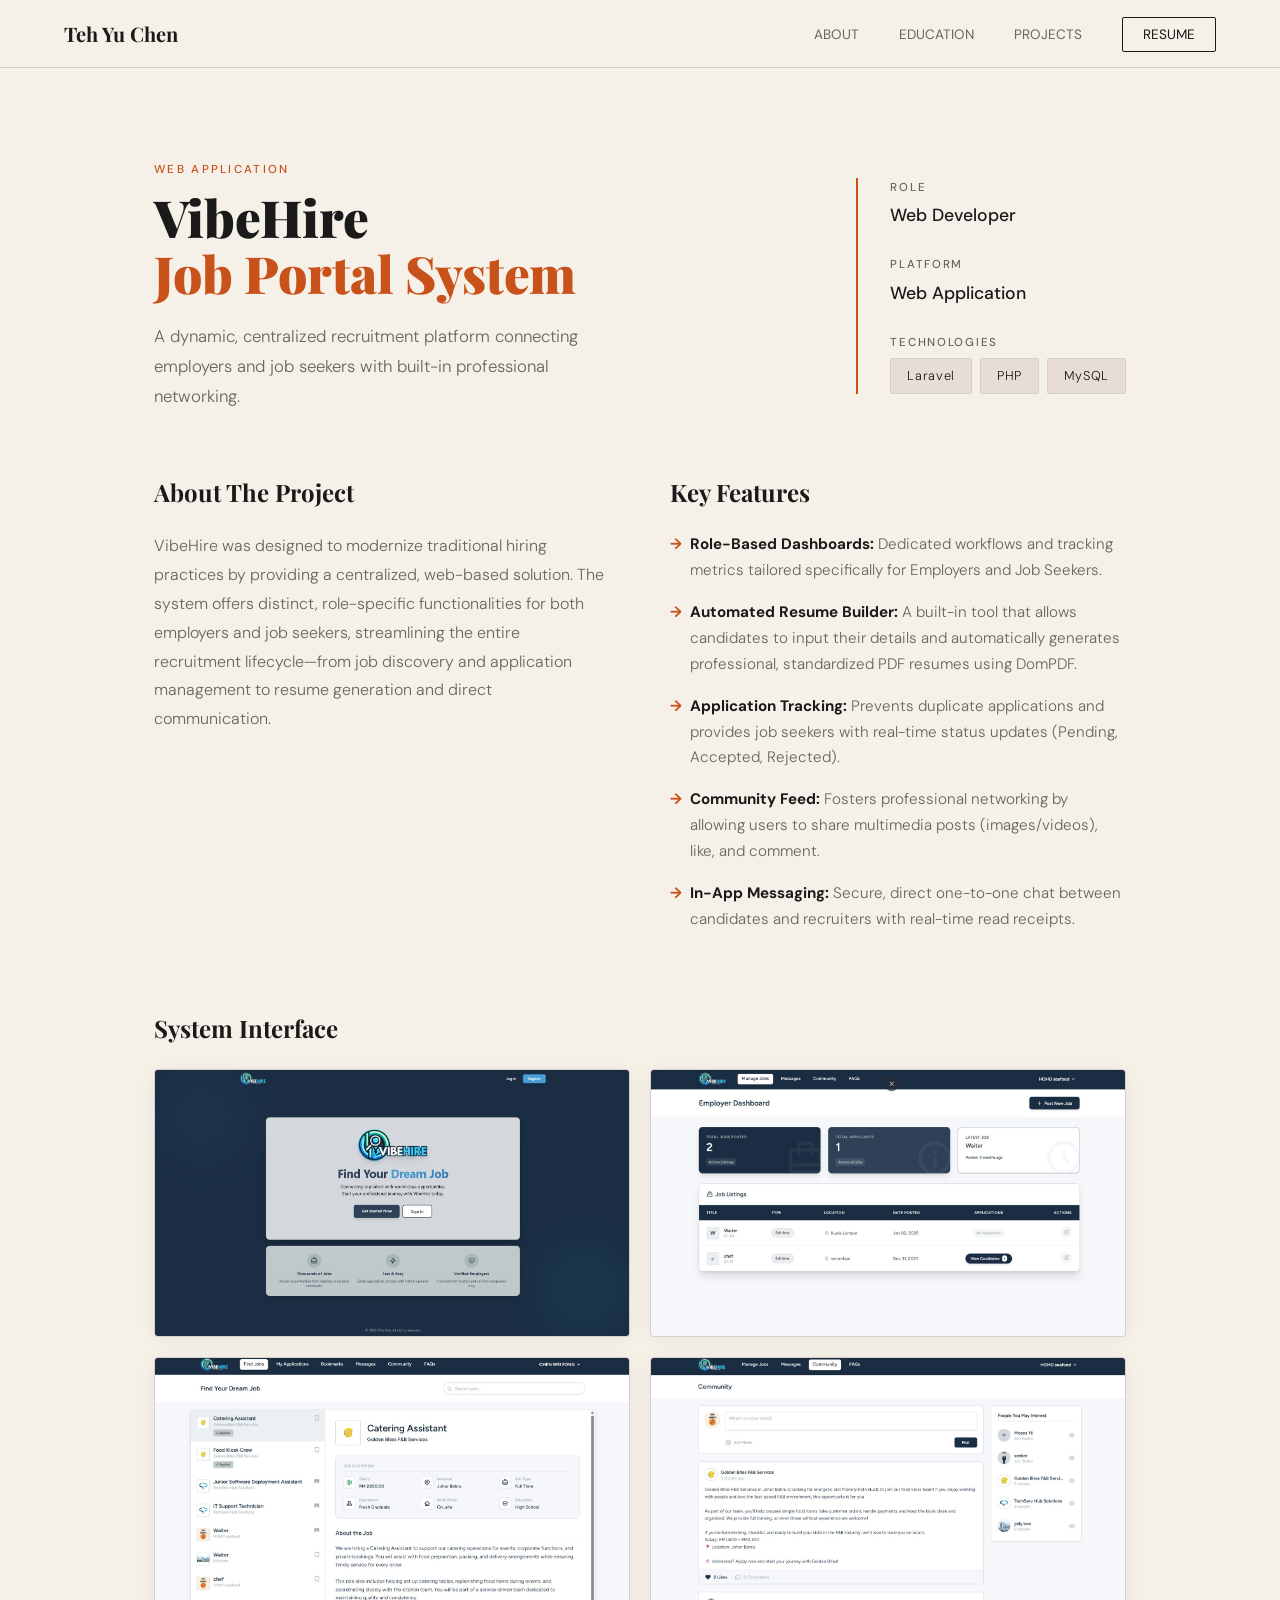
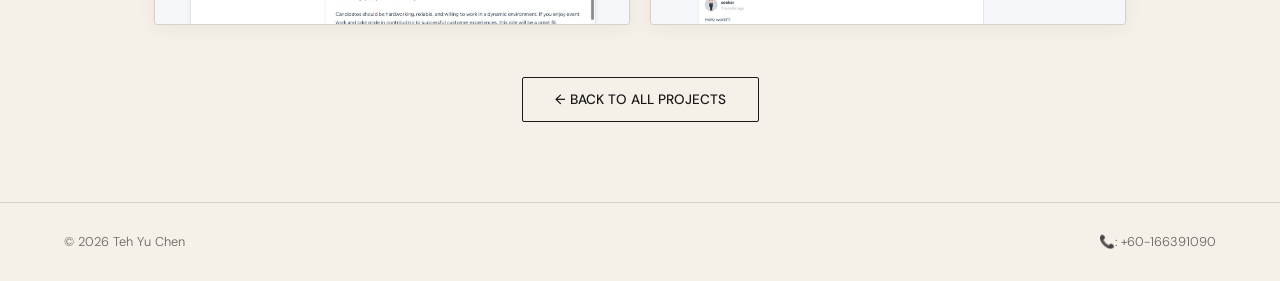
<file: project-vibehire.html>
<!DOCTYPE html>
<html lang="en">
<head>
  <meta charset="UTF-8" />
  <meta name="viewport" content="width=device-width, initial-scale=1.0"/>
  <title>VibeHire Job Portal — Teh Yu Chen</title>
  <link href="https://fonts.googleapis.com/css2?family=Playfair+Display:wght@400;700;900&family=DM+Sans:wght@300;400;500&display=swap" rel="stylesheet"/>
  <link rel="stylesheet" href="style.css">
</head>
<body>

<nav>
  <a class="nav-name" href="index.html">Teh Yu Chen</a>
  <ul class="nav-links">
    <li class="hide-mobile"><a href="index.html#about">About</a></li>
    <li class="hide-mobile"><a href="index.html#education">Education</a></li>
    <li class="hide-mobile"><a href="index.html#projects">Projects</a></li>
    <li><a class="btn-resume" href="resume.html">Resume</a></li>
  </ul>
</nav>

<section class="project-header-split fade-up">
  
  <div class="ph-left">
    <p class="section-label">Web Application</p>
    <h1>VibeHire<br/><span>Job Portal System</span></h1>
    <p class="project-subtitle">A dynamic, centralized recruitment platform connecting employers and job seekers with built-in professional networking.</p>
  </div>

  <div class="ph-right">
    <div class="meta-list">
      <div class="meta-item">
        <span class="meta-label">Role</span>
        <span class="meta-value">Web Developer</span>
      </div>
      <div class="meta-item">
        <span class="meta-label">Platform</span>
        <span class="meta-value">Web Application</span>
      </div>
      <div class="meta-item">
        <span class="meta-label">Technologies</span>
        <div class="meta-tech-list">
          <span class="skill-tag">Laravel</span>
          <span class="skill-tag">PHP</span>
          <span class="skill-tag">MySQL</span>
        </div>
      </div>
    </div>
  </div>

</section>

<section class="project-details fade-up" style="transition-delay: 0.1s;">
  
  <div class="project-overview">
    <div class="overview-text">
      <h3>About The Project</h3>
      <p>VibeHire was designed to modernize traditional hiring practices by providing a centralized, web-based solution. The system offers distinct, role-specific functionalities for both employers and job seekers, streamlining the entire recruitment lifecycle—from job discovery and application management to resume generation and direct communication.</p>
    </div>
    
    <div class="overview-features">
      <h3>Key Features</h3>
      <ul class="feature-list">
        <li><strong>Role-Based Dashboards:</strong> Dedicated workflows and tracking metrics tailored specifically for Employers and Job Seekers.</li>
        <li><strong>Automated Resume Builder:</strong> A built-in tool that allows candidates to input their details and automatically generates professional, standardized PDF resumes using DomPDF.</li>
        <li><strong>Application Tracking:</strong> Prevents duplicate applications and provides job seekers with real-time status updates (Pending, Accepted, Rejected).</li>
        <li><strong>Community Feed:</strong> Fosters professional networking by allowing users to share multimedia posts (images/videos), like, and comment.</li>
        <li><strong>In-App Messaging:</strong> Secure, direct one-to-one chat between candidates and recruiters with real-time read receipts.</li>
      </ul>
    </div>
  </div>

  <div class="gallery-section">
    <h3>System Interface</h3>
    <div class="web-gallery">
      <div class="screenshot-box web-shot"><img src="image/vibehire1.jpg" alt="VibeHire Interface 1"></div>
      <div class="screenshot-box web-shot"><img src="image/vibehire2.jpg" alt="VibeHire Interface 2"></div>
      <div class="screenshot-box web-shot"><img src="image/vibehire3.jpg" alt="VibeHire Interface 3"></div>
      <div class="screenshot-box web-shot"><img src="image/vibehire4.jpg" alt="VibeHire Interface 4"></div>
    </div>
  </div>

  <div style="text-align: center; margin-top: 60px;">
    <a href="index.html#projects" class="btn-outline">← Back to All Projects</a>
  </div>

</section>

<footer>
  <span>© 2026 Teh Yu Chen</span>
  <span>📞: +60-166391090</span>
</footer>

<script src="script.js"></script>

</body>
</html>
</file>
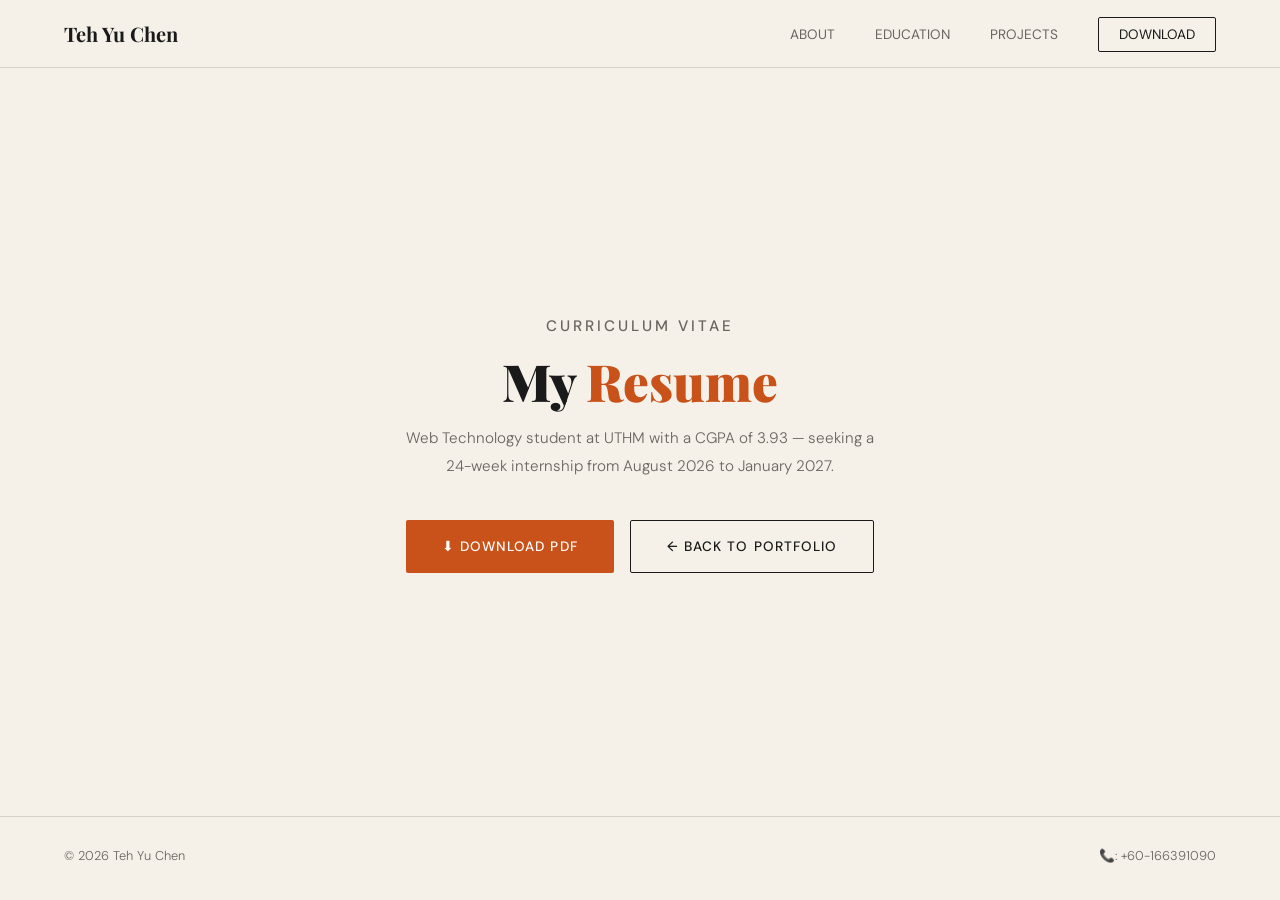
<file: resume.html>
<!DOCTYPE html>
<html lang="en">
<head>
  <meta charset="UTF-8" />
  <meta name="viewport" content="width=device-width, initial-scale=1.0"/>
  <title>Resume — Teh Yu Chen</title>
  <link href="https://fonts.googleapis.com/css2?family=Playfair+Display:wght@400;700;900&family=DM+Sans:wght@300;400;500&display=swap" rel="stylesheet"/>
  
  <link rel="stylesheet" href="style.css">
</head>
<body>

<nav>
  <a class="nav-name" href="index.html">Teh Yu Chen</a>
  <ul class="nav-links">
    <li class="hide-mobile"><a href="index.html#about">About</a></li>
    <li class="hide-mobile"><a href="index.html#education">Education</a></li>
    <li class="hide-mobile"><a href="index.html#projects">Projects</a></li>
    <li><a class="btn-resume" href="Teh_Yu_Chen_Resume.pdf" download>Download</a></li>
  </ul>
</nav>

<div class="resume-hero fade-up">
  <p class="section-label">Curriculum Vitae</p>
  <h1>My <span>Resume</span></h1>
  <p>Web Technology student at UTHM with a CGPA of 3.93 — seeking a 24-week internship from August 2026 to January 2027.</p>
  
  <div class="download-btn-wrap">
    <a class="btn-download" href="Teh_Yu_Chen_Resume.pdf" download>
      ⬇ Download PDF
    </a>
    <a class="btn-download-outline" href="index.html">
      ← Back to Portfolio
    </a>
  </div>
</div>

<footer>
  <span>© 2026 Teh Yu Chen</span>
  <span>📞: +60-166391090</span>
</footer>

<script src="script.js"></script>

</body>
</html>
</file>
<file: style.css>
/* ── CORE STYLES ── */
*, *::before, *::after { box-sizing: border-box; margin: 0; padding: 0; }
:root {
  --cream: #F5F0E8;
  --ink: #1A1A1A;
  --muted: #6B6460;
  --accent: #C8521A;
  --accent-light: #E8DDD5;
  --line: #D8D0C6;
  --card: #FFFFFF;
}
html { scroll-behavior: smooth; }
body {
  background: var(--cream);
  color: var(--ink);
  font-family: 'DM Sans', sans-serif;
  font-weight: 300;
  line-height: 1.7;
  overflow-x: hidden;
}

/* ── NAV ── */
nav {
  position: fixed; top: 0; left: 0; right: 0; z-index: 100;
  display: flex; align-items: center; justify-content: space-between;
  padding: 0 5%; height: 68px;
  background: rgba(245,240,232,0.92);
  backdrop-filter: blur(10px);
  border-bottom: 1px solid var(--line);
}
.nav-name { 
  font-family: 'Playfair Display', serif; 
  font-weight: 700; 
  font-size: 1.25rem; 
  color: var(--ink); 
  text-decoration: none; 
  white-space: nowrap; 
}
.nav-links { display: flex; align-items: center; gap: 2.5rem; list-style: none; }
.nav-links a { text-decoration: none; color: var(--muted); font-size: 0.85rem; font-weight: 400; text-transform: uppercase; transition: color 0.2s; }
.nav-links a:hover { color: var(--accent); }
.nav-links .btn-resume { 
  padding: 8px 20px; 
  border: 1.5px solid var(--ink); 
  border-radius: 2px; 
  color: var(--ink) !important; 
  white-space: nowrap; 
}
.nav-links .btn-resume:hover { background: var(--ink); color: var(--cream) !important; }

/* ── HERO ── */
#hero { min-height: 100vh; display: grid; grid-template-columns: 1fr 1fr; align-items: center; padding: 100px 5% 60px; gap: 60px; }
.hero-text { max-width: 560px; }
.hero-label { display: inline-block; font-size: 0.75rem; color: var(--accent); margin-bottom: 1.5rem; font-weight: 500; text-transform: uppercase; letter-spacing: 0.18em; }
.hero-name { font-family: 'Playfair Display', serif; font-size: clamp(2.8rem, 5vw, 4.5rem); font-weight: 900; line-height: 1.05; margin-bottom: 1.2rem; }
.hero-name span { color: var(--accent); }
.hero-tagline { color: var(--muted); max-width: 420px; margin-bottom: 2.5rem; line-height: 1.8; }
.hero-cta { display: flex; gap: 1rem; flex-wrap: wrap; }
.btn-primary { padding: 13px 32px; background: var(--accent); color: #fff; text-decoration: none; font-size: 0.85rem; text-transform: uppercase; font-weight: 500; border-radius: 2px; transition: opacity 0.2s, transform 0.2s; }
.btn-primary:hover { opacity: 0.88; transform: translateY(-1px); }
.btn-outline { padding: 13px 32px; border: 1.5px solid var(--ink); color: var(--ink); text-decoration: none; font-size: 0.85rem; text-transform: uppercase; font-weight: 500; border-radius: 2px; transition: background 0.2s, color 0.2s; }
.btn-outline:hover { background: var(--ink); color: var(--cream); }

/* ── IMAGES & PLACEHOLDERS (Restored Original Alignments) ── */
.hero-image-wrap { position: relative; display: flex; justify-content: center; align-items: center; }
.profile-frame { position: relative; width: 340px; height: 420px; }
.profile-frame::before { content: ''; position: absolute; top: 16px; left: 16px; width: 100%; height: 100%; border: 2px solid var(--accent); border-radius: 4px; z-index: 0; }
.profile-img-placeholder { position: relative; z-index: 1; width: 100%; height: 100%; background: var(--accent-light); border: 1px solid var(--line); border-radius: 4px; display: flex; flex-direction: column; align-items: center; justify-content: center; gap: 12px; overflow: hidden; }
.profile-img-placeholder img { width: 100%; height: 100%; object-fit: cover; display: none; }
.placeholder-icon { font-size: 3rem; opacity: 0.35; }
.placeholder-text { font-size: 0.78rem; color: var(--muted); letter-spacing: 0.1em; text-transform: uppercase; }

/* ── SECTIONS ── */
section { padding: 90px 5%; }
.section-label { font-size: 0.72rem; letter-spacing: 0.2em; text-transform: uppercase; color: var(--accent); font-weight: 500; margin-bottom: 0.6rem; }
.section-title { font-family: 'Playfair Display', serif; font-size: clamp(1.8rem, 3vw, 2.6rem); font-weight: 700; line-height: 1.15; margin-bottom: 2.5rem; }
hr.divider { border: none; border-top: 1px solid var(--line); margin: 0 5%; }

/* ── ABOUT  ── */
#about { display: grid; grid-template-columns: 1fr 1fr; gap: 80px; align-items: start; }
.about-body { color: var(--muted); font-size: 1rem; }
.about-body p { margin-bottom: 1.2rem; }
.skills-grid { display: flex; flex-wrap: wrap; gap: 10px; margin-top: 1.5rem; }
.skill-tag { padding: 6px 16px; background: var(--accent-light); border: 1px solid var(--line); border-radius: 2px; font-size: 0.8rem; color: var(--ink); letter-spacing: 0.05em; }
.about-stats { display: grid; grid-template-columns: 1fr 1fr; gap: 24px; }
.stat-box { padding: 28px 24px; background: var(--card); border: 1px solid var(--line); border-radius: 4px; }
.stat-number { font-family: 'Playfair Display', serif; font-size: 2.4rem; font-weight: 900; color: var(--accent); line-height: 1; margin-bottom: 6px; }
.stat-label { font-size: 0.78rem; color: var(--muted); letter-spacing: 0.08em; text-transform: uppercase; }


/* ── PROJECTS (Carousel with Restored Original Placeholders) ── */
#projects { background: var(--ink); color: var(--cream); }
#projects .section-title { color: var(--cream); }

.project-card-link { text-decoration: none; color: inherit; display: block; }
.carousel-container { position: relative; display: flex; align-items: center; padding: 0 60px; }
.carousel-btn { position: absolute; top: 50%; transform: translateY(-50%); z-index: 10; background: #FFFFFF; color: #1A1A1A; border: none; width: 48px; height: 48px; border-radius: 50%; font-size: 1.4rem; font-weight: bold; cursor: pointer; display: flex; align-items: center; justify-content: center; box-shadow: 0 4px 12px rgba(0,0,0,0.4); transition: transform 0.2s ease, background 0.2s ease; }
.carousel-btn:hover { background: var(--cream); transform: translateY(-50%) scale(1.08); }
.left-btn { left: 0; }
.right-btn { right: 0; }

.projects-grid { display: flex; gap: 28px; overflow-x: auto; scroll-behavior: smooth; padding-bottom: 10px; width: 100%; -ms-overflow-style: none; scrollbar-width: none; }
.projects-grid::-webkit-scrollbar { display: none; }

.project-card { flex: 0 0 320px; background: rgba(255,255,255,0.05); border: 1px solid rgba(255,255,255,0.12); border-radius: 4px; overflow: hidden; transition: transform 0.25s, border-color 0.25s; }
.project-card:hover { transform: translateY(-4px); border-color: var(--accent); }

.project-screenshot { width: 100%; height: 200px; background: rgba(200,82,26,0.15); display: flex; flex-direction: column; align-items: center; justify-content: center; gap: 10px; border-bottom: 1px solid rgba(255,255,255,0.1); position: relative; overflow: hidden; }
.project-screenshot img { width: 100%; height: 100%; object-fit: cover; display: none; }
.screenshot-placeholder-icon { font-size: 2.2rem; opacity: 0.3; }
.screenshot-placeholder-text { font-size: 0.72rem; color: rgba(255,255,255,0.3); letter-spacing: 0.12em; text-transform: uppercase; }

.project-info { padding: 24px; }
.project-tag { display: inline-block; font-size: 0.68rem; letter-spacing: 0.14em; text-transform: uppercase; color: var(--accent); margin-bottom: 8px; }
.project-title { font-family: 'Playfair Display', serif; font-size: 1.2rem; font-weight: 700; margin-bottom: 10px; color: var(--cream); }
.project-desc { font-size: 0.88rem; color: rgba(245,240,232,0.55); line-height: 1.7; margin-bottom: 16px; }
.project-tech { display: flex; flex-wrap: wrap; gap: 8px; }
.tech-pill { padding: 3px 12px; background: rgba(255,255,255,0.08); border-radius: 100px; font-size: 0.73rem; color: rgba(245,240,232,0.7); }

/* ── CONTACT (Restored Contact Intro) ── */
#contact { text-align: center; background: var(--accent-light); }
.contact-intro { max-width: 520px; margin: 0 auto 1.5rem; color: var(--muted); font-size: 1rem; }
.contact-links { display: flex; justify-content: center; gap: 1.5rem; flex-wrap: wrap; margin-top: 1rem; }
.contact-link { display: flex; align-items: center; gap: 8px; text-decoration: none; color: var(--ink); font-size: 0.85rem; letter-spacing: 0.06em; text-transform: uppercase; font-weight: 500; padding: 12px 24px; border: 1.5px solid var(--ink); border-radius: 2px; transition: background 0.2s, color 0.2s; }
.contact-link:hover { background: var(--ink); color: var(--cream); }

/* ── FOOTER ── */
footer { padding: 28px 5%; display: flex; justify-content: space-between; align-items: center; border-top: 1px solid var(--line); font-size: 0.8rem; color: var(--muted); }

/* ── ANIMATIONS ── */
.fade-up { opacity: 0; transform: translateY(28px); transition: opacity 0.7s ease, transform 0.7s ease; }
.fade-up.visible { opacity: 1; transform: translateY(0); }

/* ── RESUME DOWNLOAD PAGE ── */
.resume-hero { min-height: calc(100vh - 84px); display: flex; flex-direction: column; align-items: center; justify-content: center; text-align: center; padding: 130px 5% 60px; }
.resume-hero .section-label { margin-bottom: 0.8rem; }
.resume-hero h1 { font-family: 'Playfair Display', serif; font-size: clamp(2.2rem, 4vw, 3.4rem); font-weight: 900; margin-bottom: 1rem; line-height: 1.1; }
.resume-hero h1 span { color: var(--accent); }
.resume-hero p { color: var(--muted); max-width: 480px; margin: 0 auto 2.5rem; font-size: 0.95rem; line-height: 1.8; }
.download-btn-wrap { display: flex; gap: 1rem; flex-wrap: wrap; justify-content: center; }
.btn-download { display: inline-flex; align-items: center; gap: 10px; padding: 14px 36px; background: var(--accent); color: #fff; text-decoration: none; font-size: 0.85rem; text-transform: uppercase; font-weight: 500; letter-spacing: 0.08em; border-radius: 2px; transition: opacity 0.2s, transform 0.2s; }
.btn-download:hover { opacity: 0.88; transform: translateY(-1px); }
.btn-download-outline { display: inline-flex; align-items: center; gap: 10px; padding: 14px 36px; border: 1.5px solid var(--ink); color: var(--ink); text-decoration: none; font-size: 0.85rem; text-transform: uppercase; font-weight: 500; letter-spacing: 0.08em; border-radius: 2px; transition: background 0.2s, color 0.2s; }
.btn-download-outline:hover { background: var(--ink); color: var(--cream); }

/* ── INDIVIDUAL PROJECT PAGE STYLES ── */
.project-header-split { padding: 160px 5% 60px; max-width: 1100px; margin: 0 auto; display: grid; grid-template-columns: 1fr 1fr; gap: 60px; align-items: center; }
.ph-left h1 { font-family: 'Playfair Display', serif; font-size: clamp(2.2rem, 4vw, 3.8rem); font-weight: 900; margin-bottom: 1.2rem; line-height: 1.1; }
.ph-left h1 span { color: var(--accent); }
.project-subtitle { color: var(--muted); font-size: 1.05rem; line-height: 1.8; max-width: 480px; }
.ph-right { display: flex; justify-content: flex-end; }
.meta-list { display: flex; flex-direction: column; gap: 24px; border-left: 2px solid var(--accent); padding-left: 32px; }
.meta-label { display: block; font-size: 0.72rem; text-transform: uppercase; letter-spacing: 0.15em; color: var(--muted); margin-bottom: 4px; font-weight: 500; }
.meta-value { font-weight: 500; color: var(--ink); font-size: 1.1rem; }
.meta-tech-list { display: flex; flex-wrap: wrap; gap: 8px; margin-top: 6px; }

.project-details { max-width: 1100px; margin: 0 auto; padding: 0 5% 90px; }
.project-overview { display: grid; grid-template-columns: 1fr 1fr; gap: 60px; margin-bottom: 60px; }
.project-overview h3, .gallery-section h3 { font-family: 'Playfair Display', serif; font-size: 1.5rem; margin-bottom: 20px; color: var(--ink); }
.overview-text p { color: var(--muted); line-height: 1.8; }
.feature-list { list-style: none; }
.feature-list li { position: relative; padding-left: 20px; margin-bottom: 16px; color: var(--muted); font-size: 0.95rem; line-height: 1.7; }
.feature-list li::before { content: '→'; position: absolute; left: 0; color: var(--accent); font-weight: bold; }
.feature-list strong { color: var(--ink); }

.gallery-section { margin-bottom: 60px; }
.screenshot-box { background: var(--accent-light); border: 1px solid var(--line); border-radius: 4px; overflow: hidden; box-shadow: 0 4px 20px rgba(0,0,0,0.05); }
.screenshot-box img { width: 100%; height: 100%; object-fit: cover; display: block; }
.mobile-gallery { display: grid; grid-template-columns: repeat(3, 1fr); gap: 20px; }
.mobile-shot { aspect-ratio: 9 / 19; }
.web-gallery { display: grid; grid-template-columns: repeat(2, 1fr); gap: 20px; }
.web-shot { aspect-ratio: 16 / 9; }

/* ── RESPONSIVE MEDIA QUERIES (Restored Original Tablet Breakpoints) ── */
@media (max-width: 860px) {
  #hero { grid-template-columns: 1fr; padding-top: 120px; }
  .hero-image-wrap { order: -1; }
  .profile-frame { width: 260px; height: 320px; margin: 0 auto; }
  #about { grid-template-columns: 1fr; gap: 40px; }
  .about-stats { grid-template-columns: 1fr 1fr; }
  .nav-links { gap: 1.4rem; }

  /* Project page layout overrides */
  .project-header-split { grid-template-columns: 1fr; gap: 40px; padding-top: 130px; }
  .ph-right { justify-content: flex-start; }
  .meta-list { border-left: none; padding-left: 0; border-top: 1px solid var(--line); padding-top: 30px; }
  .project-overview { grid-template-columns: 1fr; gap: 40px; }
  .web-gallery { grid-template-columns: 1fr; }
  .carousel-container { padding: 0 45px; }
}

/* ── MOBILE NAV & CAROUSEL FIXES ── */
@media (max-width: 768px) {
  .hide-mobile { display: none; }
  .nav-links { gap: 1rem; }
  .nav-name { font-size: 1.1rem; }
  .carousel-btn { display: none; }
  .carousel-container { padding: 0; }
  .project-card { flex: 0 0 82vw; max-width: 320px; }
}

/* ── MOBILE FOOTER & GALLERY FIXES (Restored Original 560px Breakpoint) ── */
@media (max-width: 560px) {
  .about-stats { grid-template-columns: 1fr; }
  footer { flex-direction: column; gap: 8px; text-align: center; }
  .mobile-gallery { grid-template-columns: 1fr; }
  .mobile-shot { max-width: 320px; margin: 0 auto; }
}

/* ── EDUCATION ── */
#education { padding: 90px 5%; }
.edu-timeline { display: flex; flex-direction: column; gap: 0; max-width: 700px; }
.edu-item { display: grid; grid-template-columns: 160px 1fr; position: relative; }
.edu-item::before { content: ''; position: absolute; left: 168px; top: 14px; bottom: 0; width: 1px; background: var(--line); }
.edu-item:last-child::before { display: none; }
.edu-year { padding: 6px 0 36px; color: var(--muted); font-size: 0.82rem; letter-spacing: 0.05em; text-align: right; }
.edu-dot { position: absolute; left: 164px; top: 8px; width: 9px; height: 9px; background: var(--accent); border-radius: 50%; z-index: 1; }
.edu-content { padding: 4px 0 36px 28px; }
.edu-degree { font-family: 'Playfair Display', serif; font-size: 1.05rem; font-weight: 700; color: var(--ink); margin-bottom: 5px; }
.edu-school { color: var(--muted); font-size: 0.88rem; }

/* ── LANGUAGES ── */
.lang-grid { display: flex; flex-wrap: wrap; gap: 10px; margin-top: 0.6rem; }
.lang-tag { padding: 6px 18px; background: transparent; border: 1.5px solid var(--accent); border-radius: 2px; font-size: 0.8rem; color: var(--accent); font-weight: 500; letter-spacing: 0.05em; }
</file>
